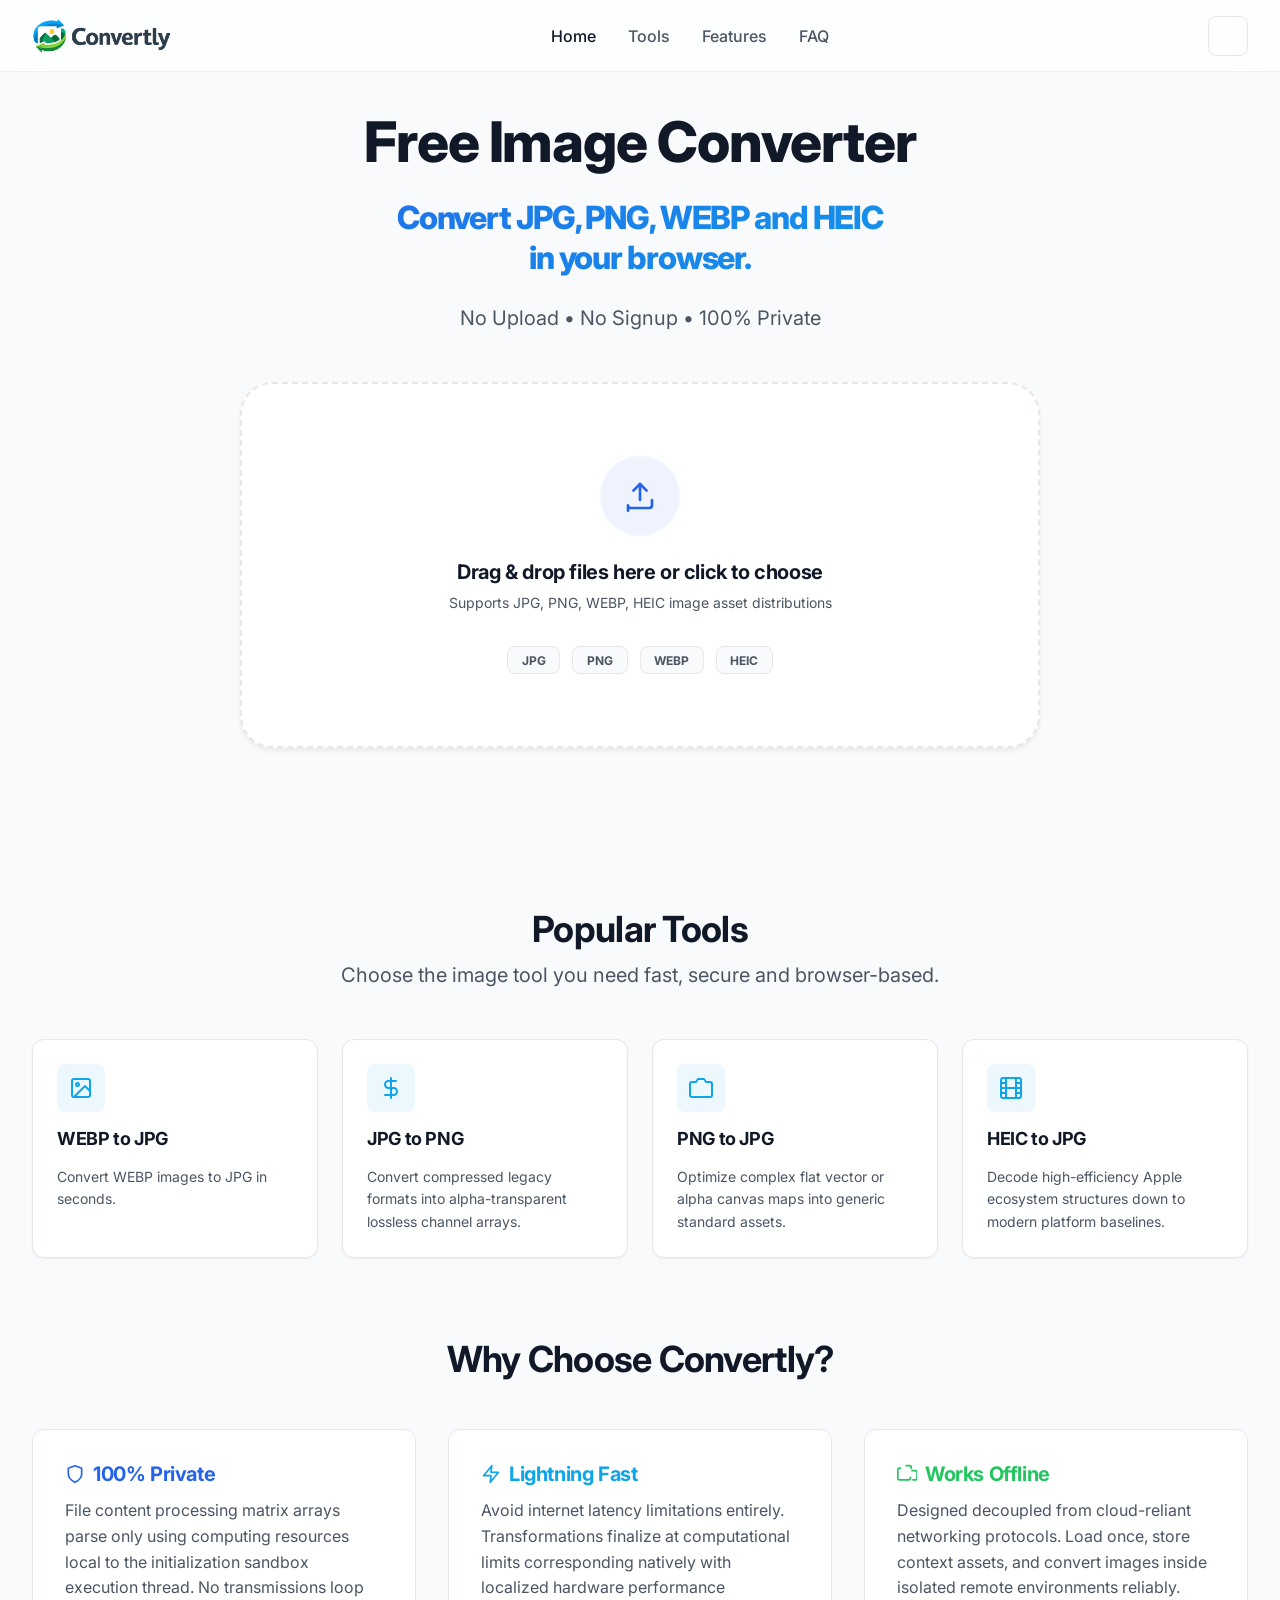
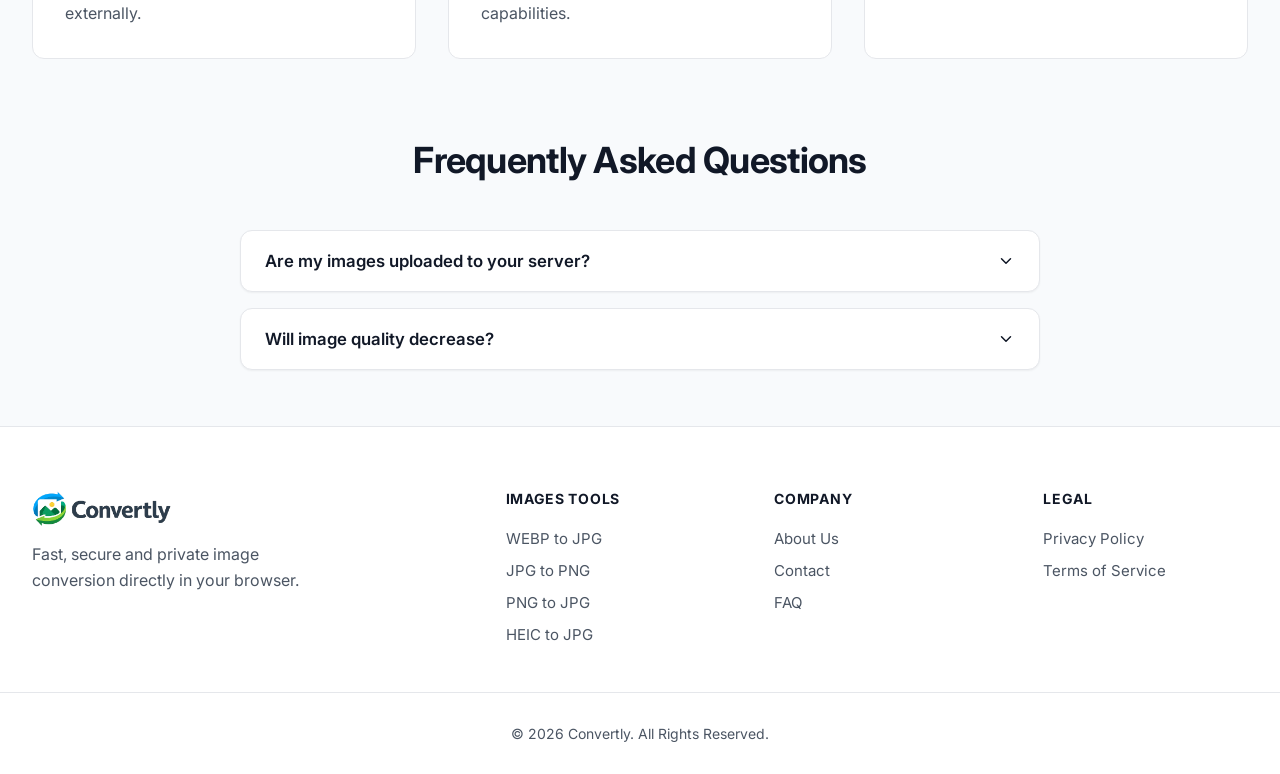
<file: index.html>
<!DOCTYPE html>
<html lang="en" data-theme="light">

<head>
    <meta charset="UTF-8">
    <meta name="viewport" content="width=device-width, initial-scale=1.0">
    <meta name="yandex-verification" content="15ced5a156569d06" />
    <meta name="google-site-verification" content="BOei0FNuzoZsD0BzocIT9lj9MEDKr99O0qplL59HEo4" />
    <title>Image Converter Online - JPG, PNG, WEBP, HEIC | Convertly</title>
    <meta name="description"
        content="Convert JPG, PNG, WEBP and HEIC images online for free. No upload. No signup. 100% secure browser-based conversion.">
    <link rel="canonical" href="https://convertlyfree.vercel.app/">

    <meta property="og:type" content="website">
    <meta property="og:title" content="Convertly — Client-Side File Processing Matrix">
    <meta property="og:description" content="Zero upload file adjustments natively via browser storage logic safely.">
    <meta property="og:url" content="https://convertly.com/">
    <meta property="og:image" content="https://convertly.com/images/og-share.jpg">
    <link href="img/favicon.png" rel="icon">
    <link rel="stylesheet" href="css/style.css">
    <link rel="stylesheet" href="css/components.css">
    <link rel="stylesheet" href="css/responsive.css">
    <script type="application/ld+json">
{
  "@context": "https://schema.org",
  "@type": "Organization",
  "@id": "https://convertlyfree.vercel.app/#organization",
  "name": "Convertly",
  "url": "https://convertlyfree.vercel.app/",
  "logo": "https://convertlyfree.vercel.app/images/logo.png",
  "sameAs": [
    "https://github.com/VKWEB09/convertly"
  ]
}
</script>

    <!-- Google tag (gtag.js) -->
    <script async src="https://www.googletagmanager.com/gtag/js?id=G-650KW0J3BQ"></script>
    <script>
        window.dataLayer = window.dataLayer || [];
        function gtag() { dataLayer.push(arguments); }
        gtag('js', new Date());

        gtag('config', 'G-650KW0J3BQ');
    </script>

    <script type="text/javascript">
        (function (c, l, a, r, i, t, y) {
            c[a] = c[a] || function () { (c[a].q = c[a].q || []).push(arguments) };
            t = l.createElement(r); t.async = 1; t.src = "https://www.clarity.ms/tag/" + i;
            y = l.getElementsByTagName(r)[0]; y.parentNode.insertBefore(t, y);
        })(window, document, "clarity", "script", "xknil28tyg");
    </script>
</head>

<body>

    <header class="navbar">
        <div class="container nav-container">
            <a href="index.html" class="logo" aria-label="Convertly Home">
                <img src="img/logo.png" alt="logo" class="logo">
            </a>
            <nav>
                <ul class="nav-links">
                    <li><a href="index.html" class="active">Home</a></li>
                    <li><a href="#tools">Tools</a></li>
                    <li><a href="#features">Features</a></li>
                    <li><a href="#faq">FAQ</a></li>
                </ul>
            </nav>
            <div class="nav-actions">
                <button id="themeToggle" class="theme-btn"
                    aria-label="Toggle structural interface system design dark preference">
                    <svg class="moon-icon" xmlns="http://www.w3.org/2000/svg" width="20" height="20" viewBox="0 0 24 24"
                        fill="none" stroke="currentColor" stroke-width="2" stroke-linecap="round"
                        stroke-linejoin="round">
                        <path d="21 12.79A9 9 0 1 1 11.21 3 7 7 0 0 0 21 12.79z"></path>
                    </svg>
                    <svg class="sun-icon" xmlns="http://www.w3.org/2000/svg" width="20" height="20" viewBox="0 0 24 24"
                        fill="none" stroke="currentColor" stroke-width="2" stroke-linecap="round"
                        stroke-linejoin="round">
                        <circle cx="12" cy="12" r="5"></circle>
                        <line x1="12" y1="1" x2="12" y2="3"></line>
                        <line x1="12" y1="21" x2="12" y2="23"></line>
                        <line x1="4.22" y1="4.22" x2="5.64" y2="5.64"></line>
                        <line x1="18.36" y1="18.36" x2="19.78" y2="19.78"></line>
                        <line x1="1" y1="12" x2="3" y2="12"></line>
                        <line x1="21" y1="12" x2="23" y2="12"></line>
                        <line x1="4.22" y1="19.78" x2="5.64" y2="18.36"></line>
                        <line x1="18.36" y1="5.64" x2="19.78" y2="4.22"></line>
                    </svg>
                </button>
            </div>
        </div>
    </header>

    <main class="container">
        <!-- <div class="adsense-placeholder">Advertisements Placement Zone Container</div> -->

        <section class="section-padding text-center">
            <h1 style="font-size: 3.5rem; font-weight: 800; line-height: 1.1; margin-bottom: 1.5rem;">
                Free Image Converter<br>
                <span
                    style="background: linear-gradient(135deg, var(--primary), var(--secondary)); -webkit-background-clip: text; -webkit-text-fill-color: transparent; font-size: 2rem; line-height: 40px; display: block; margin-top: 24px;">Convert
                    JPG, PNG, WEBP and HEIC <br> in your browser.</span>
            </h1>
            <p style="font-size: 1.25rem; max-width: 600px; margin: 0 auto 3rem auto;">
                No Upload • No Signup • 100% Private
            </p>

            <div class="upload-wrapper">
                <div id="coreDropzone" class="dropzone">
                    <input type="file" id="coreFileInput" class="file-input-hidden" multiple accept="image/*">
                    <div class="dropzone-icon-container">
                        <svg xmlns="http://www.w3.org/2000/svg" width="32" height="32" viewBox="0 0 24 24" fill="none"
                            stroke="currentColor" stroke-width="2" stroke-linecap="round" stroke-linejoin="round">
                            <path d="M21 15v4a2 2 0 0 1-2 2H5a2 2 0 0 1-2-2v4"></path>
                            <polyline points="17 8 12 3 7 8"></polyline>
                            <line x1="12" y1="3" x2="12" y2="15"></line>
                        </svg>
                    </div>
                    <h3 style="font-size: 1.25rem; margin-bottom: 0.5rem;">Drag & drop files here or click to choose
                    </h3>
                    <p style="font-size: 0.875rem;">Supports JPG, PNG, WEBP, HEIC image asset distributions</p>
                    <div class="format-tags">
                        <span class="tag">JPG</span>
                        <span class="tag">PNG</span>
                        <span class="tag">WEBP</span>
                        <span class="tag">HEIC</span>
                    </div>
                </div>

                <div id="conversionQueue" class="queue-container"></div>
            </div>
        </section>

        <section id="tools" class="section-padding">
            <h2 class="text-center" style="font-size: 2.25rem; margin-bottom: 0.5rem;">Popular Tools</h2>
            <p class="text-center" style="font-size: 20px;">Choose the image tool you need
                fast, secure and browser-based.</p>

            <div class="tools-grid">
                <a href="webp-to-jpg.html" class="tool-card">
                    <div class="tool-icon-wrapper">
                        <svg xmlns="http://www.w3.org/2000/svg" width="24" height="24" viewBox="0 0 24 24" fill="none"
                            stroke="currentColor" stroke-width="2" stroke-linecap="round" stroke-linejoin="round">
                            <rect x="3" y="3" width="18" height="18" rx="2" ry="2"></rect>
                            <circle cx="8.5" cy="8.5" r="1.5"></circle>
                            <polyline points="21 15 16 10 5 21"></polyline>
                        </svg>
                    </div>
                    <h3>WEBP to JPG</h3>
                    <p style="font-size: 0.875rem;">Convert WEBP images to JPG in seconds.</p>
                </a>
                <a href="jpg-to-png.html" class="tool-card">
                    <div class="tool-icon-wrapper">
                        <svg xmlns="http://www.w3.org/2000/svg" width="24" height="24" viewBox="0 0 24 24" fill="none"
                            stroke="currentColor" stroke-width="2" stroke-linecap="round" stroke-linejoin="round">
                            <path d="M12 2v20M17 5H9.5a3.5 3.5 0 0 0 0 7h5a3.5 3.5 0 0 1 0 7H6"></path>
                        </svg>
                    </div>
                    <h3>JPG to PNG</h3>
                    <p style="font-size: 0.875rem;">Convert compressed legacy formats into alpha-transparent lossless
                        channel arrays.</p>
                </a>
                <a href="png-to-jpg.html" class="tool-card">
                    <div class="tool-icon-wrapper">
                        <svg xmlns="http://www.w3.org/2000/svg" width="24" height="24" viewBox="0 0 24 24" fill="none"
                            stroke="currentColor" stroke-width="2" stroke-linecap="round" stroke-linejoin="round">
                            <path d="M23 19a2 2 0 0 1-2 2H3a2 2 0 0 1-2-2V8a2 2 0 0 1 2-2h4l2-3h6l2 3h4a2 2 0 0 1 2 2z">
                                </circle>
                        </svg>
                    </div>
                    <h3>PNG to JPG</h3>
                    <p style="font-size: 0.875rem;">Optimize complex flat vector or alpha canvas maps into generic
                        standard assets.</p>
                </a>
                <a href="heic-to-jpg.html" class="tool-card">
                    <div class="tool-icon-wrapper">
                        <svg xmlns="http://www.w3.org/2000/svg" width="24" height="24" viewBox="0 0 24 24" fill="none"
                            stroke="currentColor" stroke-width="2" stroke-linecap="round" stroke-linejoin="round">
                            <rect x="2" y="2" width="20" height="20" rx="2.18" ry="2.18"></rect>
                            <line x1="7" y1="2" x2="7" y2="22"></line>
                            <line x1="17" y1="2" x2="17" y2="22"></line>
                            <line x1="2" y1="12" x2="22" y2="12"></line>
                            <line x1="2" y1="7" x2="7" y2="7"></line>
                            <line x1="2" y1="17" x2="7" y2="17"></line>
                            <line x1="17" y1="17" x2="22" y2="17"></line>
                            <line x1="17" y1="7" x2="22" y2="7"></line>
                        </svg>
                    </div>
                    <h3>HEIC to JPG</h3>
                    <p style="font-size: 0.875rem;">Decode high-efficiency Apple ecosystem structures down to modern
                        platform baselines.</p>
                </a>
            </div>
        </section>

        <!-- <div class="adsense-placeholder">Advertisements Placement Zone Container</div> -->

        <section id="features" class="section-padding">
            <h2 class="text-center" style="font-size: 2.25rem; margin-bottom: 3rem;">Why Choose Convertly?</h2>
            <div style="display: grid; grid-template-columns: repeat(auto-fit, minmax(300px, 1fr)); gap: 2rem;">
                <div
                    style="background: var(--cards); padding: 2rem; border-radius: var(--radius-md); border: 1px solid var(--border);">
                    <h3
                        style="margin-bottom: 0.75rem; font-size: 1.25rem; display: flex; align-items: center; gap: 0.5rem; color: var(--primary);">
                        <svg xmlns="http://www.w3.org/2000/svg" width="20" height="20" viewBox="0 0 24 24" fill="none"
                            stroke="currentColor" stroke-width="2" stroke-linecap="round" stroke-linejoin="round">
                            <path d="M12 22s8-4 8-10V5l-8-3-8 3v7c0 6 8 10 8 10z"></path>
                        </svg>
                        100% Private
                    </h3>
                    <p>File content processing matrix arrays parse only using computing resources local to the
                        initialization sandbox execution thread. No transmissions loop externally.</p>
                </div>
                <div
                    style="background: var(--cards); padding: 2rem; border-radius: var(--radius-md); border: 1px solid var(--border);">
                    <h3
                        style="margin-bottom: 0.75rem; font-size: 1.25rem; display: flex; align-items: center; gap: 0.5rem; color: var(--secondary);">
                        <svg xmlns="http://www.w3.org/2000/svg" width="20" height="20" viewBox="0 0 24 24" fill="none"
                            stroke="currentColor" stroke-width="2" stroke-linecap="round" stroke-linejoin="round">
                            <polygon points="13 2 3 14 12 14 11 22 21 10 12 10 13 2"></polygon>
                        </svg>
                        Lightning Fast
                    </h3>
                    <p>Avoid internet latency limitations entirely. Transformations finalize at computational limits
                        corresponding natively with localized hardware performance capabilities.</p>
                </div>
                <div
                    style="background: var(--cards); padding: 2rem; border-radius: var(--radius-md); border: 1px solid var(--border);">
                    <h3
                        style="margin-bottom: 0.75rem; font-size: 1.25rem; display: flex; align-items: center; gap: 0.5rem; color: var(--success);">
                        <svg xmlns="http://www.w3.org/2000/svg" width="20" height="20" viewBox="0 0 24 24" fill="none"
                            stroke="currentColor" stroke-width="2" stroke-linecap="round" stroke-linejoin="round">
                            <path d="M16 16v1a2 2 0 0 1-2 2H3a2 2 0 0 1-2-2V7a2 2 0 0 1 2-2h1"></path>
                            <path d="M18 8h4a2 2 0 0 1 2 2v7a2 2 0 0 1-2 2h-3"></path>
                            <path d="M11 2h4a2 2 0 0 1 2 2v1"></path>
                        </svg>
                        Works Offline
                    </h3>
                    <p>Designed decoupled from cloud-reliant networking protocols. Load once, store context assets, and
                        convert images inside isolated remote environments reliably.</p>
                </div>
            </div>
        </section>

        <section id="faq" class="section-padding">
            <h2 class="text-center" style="font-size: 2.25rem; margin-bottom: 1rem;">Frequently Asked Questions</h2>
            <div class="faq-wrapper">
                <div class="faq-item">
                    <button class="faq-trigger" aria-expanded="false">
                        Are my images uploaded to your server?
                        <svg class="faq-icon" xmlns="http://www.w3.org/2000/svg" width="18" height="18"
                            viewBox="0 0 24 24" fill="none" stroke="currentColor" stroke-width="2"
                            stroke-linecap="round" stroke-linejoin="round">
                            <polyline points="6 9 12 15 18 9"></polyline>
                        </svg>
                    </button>
                    <div class="faq-content">
                        <p>No. Everything happens inside your browser.</p>
                    </div>
                </div>
                <div class="faq-item">
                    <button class="faq-trigger" aria-expanded="false">
                        Will image quality decrease?
                        <svg class="faq-icon" xmlns="http://www.w3.org/2000/svg" width="18" height="18"
                            viewBox="0 0 24 24" fill="none" stroke="currentColor" stroke-width="2"
                            stroke-linecap="round" stroke-linejoin="round">
                            <polyline points="6 9 12 15 18 9"></polyline>
                        </svg>
                    </button>
                    <div class="faq-content">
                        <p>No. Original resolution is preserved.</p>
                    </div>
                </div>
            </div>
        </section>
    </main>

    <footer class="footer">
        <div class="container footer-grid">
            <div class="footer-brand">
                <a href="index.html" class="logo"><img src="img/logo.png" alt="logo" class="logo"></a>
                <p>Fast, secure and private image conversion directly in your browser.</p>
            </div>
            <div>
                <h4 class="footer-heading">Images Tools</h4>
                <ul class="footer-links">
                    <li><a href="webp-to-jpg.html">WEBP to JPG</a></li>
                    <li><a href="jpg-to-png.html">JPG to PNG</a></li>
                    <li><a href="png-to-jpg.html">PNG to JPG</a></li>
                    <li><a href="heic-to-jpg.html">HEIC to JPG</a></li>
                </ul>
            </div>
            <div>
                <h4 class="footer-heading">Company</h4>
                <ul class="footer-links">
                    <li><a href="about.html">About Us</a></li>
                    <li><a href="contact.html">Contact</a></li>
                    <li><a href="faq.html">FAQ</a></li>
                </ul>
            </div>
            <div>
                <h4 class="footer-heading">Legal</h4>
                <ul class="footer-links">
                    <li><a href="privacy.html">Privacy Policy</a></li>
                    <li><a href="terms.html"> Terms of Service</a></li>
                </ul>
            </div>
        </div>
        <div class="container footer-bottom text-center">
            <div> © 2026 Convertly. All Rights Reserved.
            </div>

        </div>
    </footer>

    <script src="js/main.js"></script>
    <script src="js/ui.js"></script>
    <script src="js/upload.js"></script>
    <script src="js/converter.js"></script>
    <script>
        // Mount primary system drag module bindings specifically contextually mapped for standard landing layouts
        document.addEventListener('DOMContentLoaded', () => {
            new FileUploader('coreDropzone', 'coreFileInput');
        });
    </script>
</body>

</html>
</file>
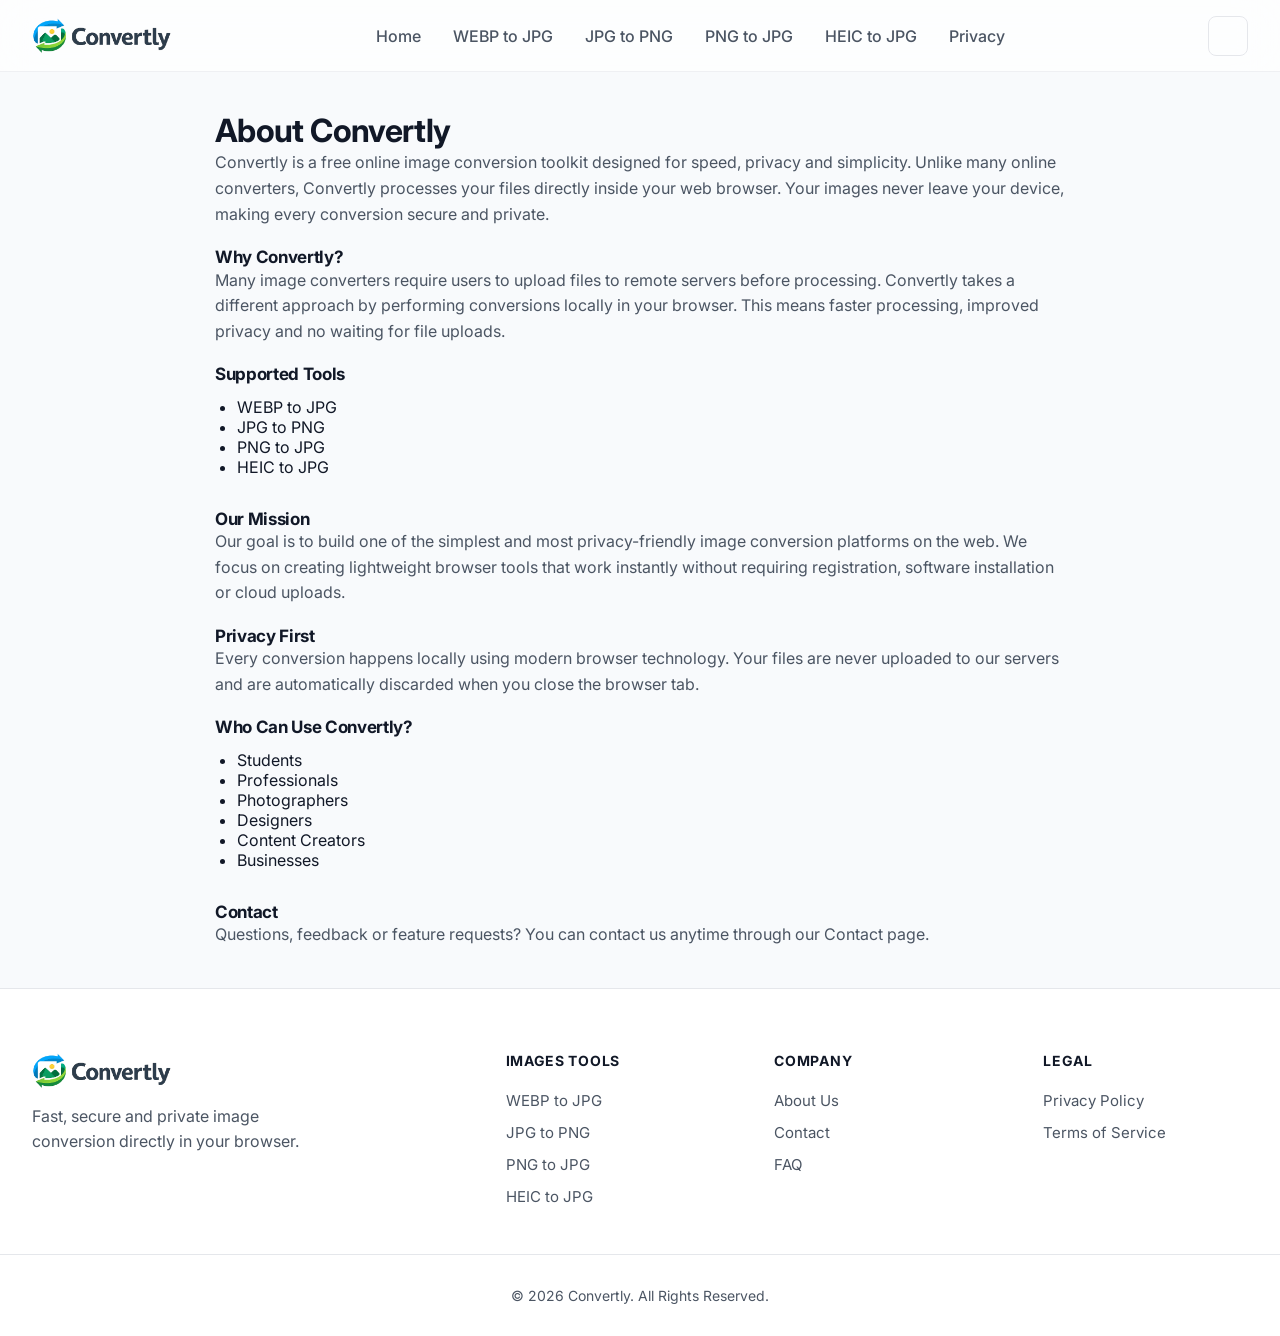
<file: about.html>
<!DOCTYPE html>
<html lang="en" data-theme="light">

<head>
    <meta charset="UTF-8">
    <meta name="viewport" content="width=device-width, initial-scale=1.0">
    <title>About Convertly | Free Browser-Based Image Converter</title>
    <meta name="yandex-verification" content="15ced5a156569d06" />
    <meta name="description"
        content="Learn more about Convertly, a free browser-based image conversion tool that lets you convert WEBP, JPG, PNG and HEIC images instantly. No uploads. 100% private.">

    <meta name="robots" content="index, follow">

    <link rel="canonical" href="https://convertlyfree.vercel.app/about.html">
    <link href="img/favicon.png" rel="icon">
    <link rel="stylesheet" href="css/style.css">
    <link rel="stylesheet" href="css/components.css">
    <link rel="stylesheet" href="css/responsive.css">

    <!-- Google Analytics -->
    <script async src="https://www.googletagmanager.com/gtag/js?id=G-650KW0J3BQ"></script>
    <script>
        window.dataLayer = window.dataLayer || [];
        function gtag() { dataLayer.push(arguments); }
        gtag('js', new Date());
        gtag('config', 'G-650KW0J3BQ');
    </script>

    <script type="text/javascript">
        (function (c, l, a, r, i, t, y) {
            c[a] = c[a] || function () { (c[a].q = c[a].q || []).push(arguments) };
            t = l.createElement(r); t.async = 1; t.src = "https://www.clarity.ms/tag/" + i;
            y = l.getElementsByTagName(r)[0]; y.parentNode.insertBefore(t, y);
        })(window, document, "clarity", "script", "xknil28tyg");
    </script>
    <!-- Yandex -->


    <style>
        h2 {
            font-size: 17px;
        }
    </style>
    <!-- Google Search Console -->
    <meta name="google-site-verification" content="BOei0FNuzoZsD0BzocIT9lj9MEDKr99O0qplL59HEo4" />

</head>

<body>

    <header class="navbar">
        <div class="container nav-container">
            <a href="index.html" class="logo" aria-label="Convertly Home">
                <img src="img/logo.png" alt="logo" class="logo"></a>
            <nav>
                <ul class="nav-links">
                    <li><a href="index.html">Home</a></li>
                    <li><a href="webp-to-jpg.html">WEBP to JPG</a></li>
                    <li><a href="jpg-to-png.html">JPG to PNG</a></li>
                    <li><a href="png-to-jpg.html">PNG to JPG</a></li>
                    <li><a href="heic-to-jpg.html">HEIC to JPG</a></li>
                    <li><a href="privacy.html">Privacy</a></li>
                </ul>
            </nav>
            <div class="nav-actions">
                <button id="themeToggle" class="theme-btn"
                    aria-label="Toggle structural interface system design preference">
                    <svg class="moon-icon" xmlns="http://www.w3.org/2000/svg" width="20" height="20" viewBox="0 0 24 24"
                        fill="none" stroke="currentColor" stroke-width="2" stroke-linecap="round"
                        stroke-linejoin="round">
                        <path d="21 12.79A9 9 0 1 1 11.21 3 7 7 0 0 0 21 12.79z"></path>
                    </svg>
                    <svg class="sun-icon" xmlns="http://www.w3.org/2000/svg" width="20" height="20" viewBox="0 0 24 24"
                        fill="none" stroke="currentColor" stroke-width="2" stroke-linecap="round"
                        stroke-linejoin="round">
                        <circle cx="12" cy="12" r="5"></circle>
                        <line x1="12" y1="1" x2="12" y2="3"></line>
                        <line x1="12" y1="21" x2="12" y2="23"></line>
                    </svg>
                </button>
            </div>
        </div>
    </header>

    <main class="container section-padding" style="max-width:850px;">

        <h1>About Convertly</h1>

        <p>
            Convertly is a free online image conversion toolkit designed for speed, privacy and simplicity.
            Unlike many online converters, Convertly processes your files directly inside your web browser.
            Your images never leave your device, making every conversion secure and private.
        </p>

        <br>
        <h2>Why Convertly?</h2>

        <p>
            Many image converters require users to upload files to remote servers before processing.
            Convertly takes a different approach by performing conversions locally in your browser.
            This means faster processing, improved privacy and no waiting for file uploads.
        </p>
        <br>
        <h2>Supported Tools</h2>

        <ul style="margin: 12px 22px">
            <li>WEBP to JPG</li>
            <li>JPG to PNG</li>
            <li>PNG to JPG</li>
            <li>HEIC to JPG</li>
        </ul>
        <br>
        <h2>Our Mission</h2>

        <p>
            Our goal is to build one of the simplest and most privacy-friendly image conversion platforms on the web.
            We focus on creating lightweight browser tools that work instantly without requiring registration, software
            installation or cloud uploads.
        </p>

        <br>
        <h2>Privacy First</h2>

        <p>
            Every conversion happens locally using modern browser technology.
            Your files are never uploaded to our servers and are automatically discarded when you close the browser tab.
        </p>

        <br>
        <h2>Who Can Use Convertly?</h2>

        <ul style="margin: 12px 22px">
            <li>Students</li>
            <li>Professionals</li>
            <li>Photographers</li>
            <li>Designers</li>
            <li>Content Creators</li>
            <li>Businesses</li>
        </ul>
        <br>

        <h2>Contact</h2>

        <p>
            Questions, feedback or feature requests?
            You can contact us anytime through our Contact page.
        </p>



    </main>

    <footer class="footer">
        <div class="container footer-grid">
            <div class="footer-brand">
                <a href="index.html" class="logo"><img src="img/logo.png" alt="logo" class="logo"></a>
                <p>Fast, secure and private image conversion directly in your browser.</p>
            </div>
            <div>
                <h4 class="footer-heading">Images Tools</h4>
                <ul class="footer-links">
                    <li><a href="webp-to-jpg.html">WEBP to JPG</a></li>
                    <li><a href="jpg-to-png.html">JPG to PNG</a></li>
                    <li><a href="png-to-jpg.html">PNG to JPG</a></li>
                    <li><a href="heic-to-jpg.html">HEIC to JPG</a></li>
                </ul>
            </div>
            <div>
                <h4 class="footer-heading">Company</h4>
                <ul class="footer-links">
                    <li><a href="about.html">About Us</a></li>
                    <li><a href="contact.html">Contact</a></li>
                    <li><a href="faq.html">FAQ</a></li>
                </ul>
            </div>
            <div>
                <h4 class="footer-heading">Legal</h4>
                <ul class="footer-links">
                    <li><a href="privacy.html">Privacy Policy</a></li>
                    <li><a href="terms.html"> Terms of Service</a></li>
                </ul>
            </div>
        </div>
        <div class="container footer-bottom text-center">
            <div> © 2026 Convertly. All Rights Reserved.
            </div>

        </div>
    </footer>

    <script src="js/main.js"></script>

</body>

</html>
</file>
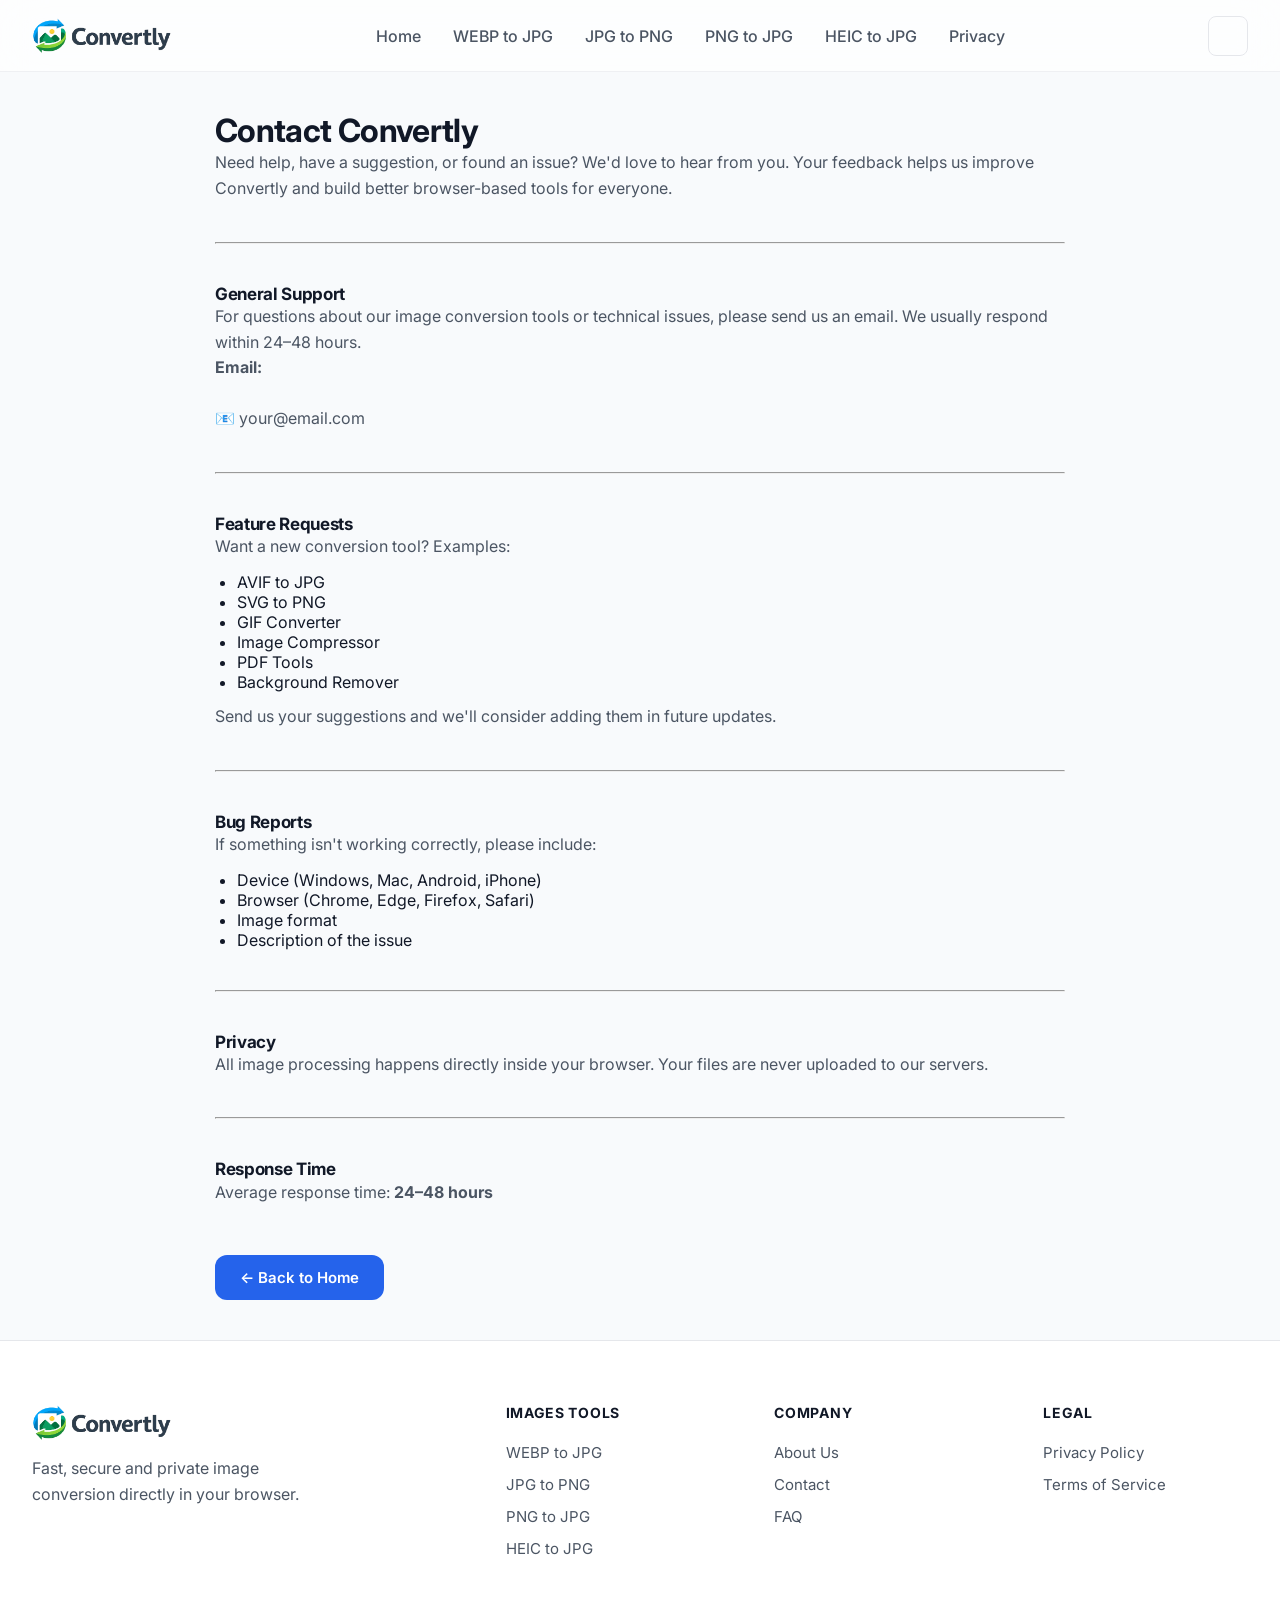
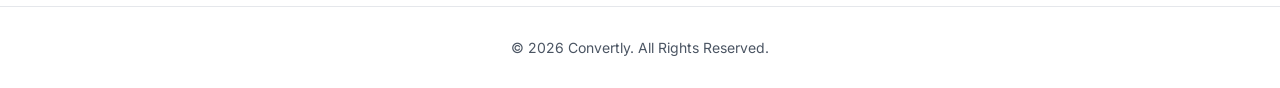
<file: contact.html>
<!DOCTYPE html>
<html lang="en" data-theme="light">

<head>
    <meta charset="UTF-8">
    <meta name="viewport" content="width=device-width, initial-scale=1.0">
    <meta name="yandex-verification" content="15ced5a156569d06" />
    <title>Contact Convertly | Support & Feedback</title>

    <meta name="description"
        content="Contact Convertly for support, feedback, feature requests or business inquiries. We're happy to hear your suggestions and improve our free browser-based image conversion tools.">

    <meta name="robots" content="index,follow">

    <link rel="canonical" href="https://convertlyfree.vercel.app/contact.html">

    <meta name="google-site-verification" content="BOei0FNuzoZsD0BzocIT9lj9MEDKr99O0qplL59HEo4" />
    <meta name="yandex-verification" content="15ced5a156569d06" />

    <link href="img/favicon.png" rel="icon">
    <link rel="stylesheet" href="css/style.css">
    <link rel="stylesheet" href="css/components.css">
    <link rel="stylesheet" href="css/responsive.css">
    <!-- Google Analytics -->
    <script async src="https://www.googletagmanager.com/gtag/js?id=G-650KW0J3BQ"></script>
    <script>
        window.dataLayer = window.dataLayer || [];
        function gtag() { dataLayer.push(arguments); }
        gtag('js', new Date());
        gtag('config', 'G-650KW0J3BQ');
    </script>
    <script type="text/javascript">
        (function (c, l, a, r, i, t, y) {
            c[a] = c[a] || function () { (c[a].q = c[a].q || []).push(arguments) };
            t = l.createElement(r); t.async = 1; t.src = "https://www.clarity.ms/tag/" + i;
            y = l.getElementsByTagName(r)[0]; y.parentNode.insertBefore(t, y);
        })(window, document, "clarity", "script", "xknil28tyg");
    </script>

    <style>
        h2 {
            font-size: 17px;
        }
    </style>
</head>

<body>

    <header class="navbar">
        <div class="container nav-container">
            <a href="index.html" class="logo" aria-label="Convertly Home">
                <img src="img/logo.png" alt="logo" class="logo">
            </a>
            <nav>
                <ul class="nav-links">
                    <li><a href="index.html">Home</a></li>
                    <li><a href="webp-to-jpg.html">WEBP to JPG</a></li>
                    <li><a href="jpg-to-png.html">JPG to PNG</a></li>
                    <li><a href="png-to-jpg.html">PNG to JPG</a></li>
                    <li><a href="heic-to-jpg.html">HEIC to JPG</a></li>
                    <li><a href="privacy.html">Privacy</a></li>
                </ul>
            </nav>
            <div class="nav-actions">
                <button id="themeToggle" class="theme-btn"
                    aria-label="Toggle structural interface system design preference">
                    <svg class="moon-icon" xmlns="http://www.w3.org/2000/svg" width="20" height="20" viewBox="0 0 24 24"
                        fill="none" stroke="currentColor" stroke-width="2" stroke-linecap="round"
                        stroke-linejoin="round">
                        <path d="21 12.79A9 9 0 1 1 11.21 3 7 7 0 0 0 21 12.79z"></path>
                    </svg>
                    <svg class="sun-icon" xmlns="http://www.w3.org/2000/svg" width="20" height="20" viewBox="0 0 24 24"
                        fill="none" stroke="currentColor" stroke-width="2" stroke-linecap="round"
                        stroke-linejoin="round">
                        <circle cx="12" cy="12" r="5"></circle>
                        <line x1="12" y1="1" x2="12" y2="3"></line>
                        <line x1="12" y1="21" x2="12" y2="23"></line>
                    </svg>
                </button>
            </div>
        </div>
    </header>

    <main class="container section-padding" style="max-width:850px;">

        <h1>Contact Convertly</h1>

        <p>
            Need help, have a suggestion, or found an issue? We'd love to hear from you.
            Your feedback helps us improve Convertly and build better browser-based tools for everyone.
        </p>

        <hr style="margin:40px 0;">

        <h2>General Support</h2>

        <p>
            For questions about our image conversion tools or technical issues, please send us an email.
            We usually respond within 24–48 hours.
        </p>

        <p>

            <strong>Email:</strong><br><br>

            📧 your@email.com

        </p>

        <hr style="margin:40px 0;">

        <h2>Feature Requests</h2>

        <p>
            Want a new conversion tool?

            Examples:

        </p>

        <ul style="margin: 12px 22px">

            <li>AVIF to JPG</li>

            <li>SVG to PNG</li>

            <li>GIF Converter</li>

            <li>Image Compressor</li>

            <li>PDF Tools</li>

            <li>Background Remover</li>

        </ul>

        <p>
            Send us your suggestions and we'll consider adding them in future updates.
        </p>

        <hr style="margin:40px 0;">

        <h2>Bug Reports</h2>

        <p>
            If something isn't working correctly, please include:

        </p>

        <ul style="margin: 12px 22px">

            <li>Device (Windows, Mac, Android, iPhone)</li>

            <li>Browser (Chrome, Edge, Firefox, Safari)</li>

            <li>Image format</li>

            <li>Description of the issue</li>

        </ul>

        <hr style="margin:40px 0;">

        <h2>Privacy</h2>

        <p>
            All image processing happens directly inside your browser.
            Your files are never uploaded to our servers.
        </p>

        <hr style="margin:40px 0;">

        <h2>Response Time</h2>

        <p>

            Average response time:

            <strong>24–48 hours</strong>

        </p>

        <div style="margin-top:50px;">

            <a href="index.html" class="btn btn-primary">

                ← Back to Home

            </a>

        </div>

    </main>

    <footer class="footer">
        <div class="container footer-grid">
            <div class="footer-brand">
                <a href="index.html" class="logo"><img src="img/logo.png" alt="logo" class="logo"></a>
                <p>Fast, secure and private image conversion directly in your browser.</p>
            </div>
            <div>
                <h4 class="footer-heading">Images Tools</h4>
                <ul class="footer-links">
                    <li><a href="webp-to-jpg.html">WEBP to JPG</a></li>
                    <li><a href="jpg-to-png.html">JPG to PNG</a></li>
                    <li><a href="png-to-jpg.html">PNG to JPG</a></li>
                    <li><a href="heic-to-jpg.html">HEIC to JPG</a></li>
                </ul>
            </div>
            <div>
                <h4 class="footer-heading">Company</h4>
                <ul class="footer-links">
                    <li><a href="about.html">About Us</a></li>
                    <li><a href="contact.html">Contact</a></li>
                    <li><a href="faq.html">FAQ</a></li>
                </ul>
            </div>
            <div>
                <h4 class="footer-heading">Legal</h4>
                <ul class="footer-links">
                    <li><a href="privacy.html">Privacy Policy</a></li>
                    <li><a href="terms.html"> Terms of Service</a></li>
                </ul>
            </div>
        </div>
        <div class="container footer-bottom text-center">
            <div> © 2026 Convertly. All Rights Reserved.
            </div>

        </div>
    </footer>

    <script src="js/main.js"></script>

</body>

</html>
</file>
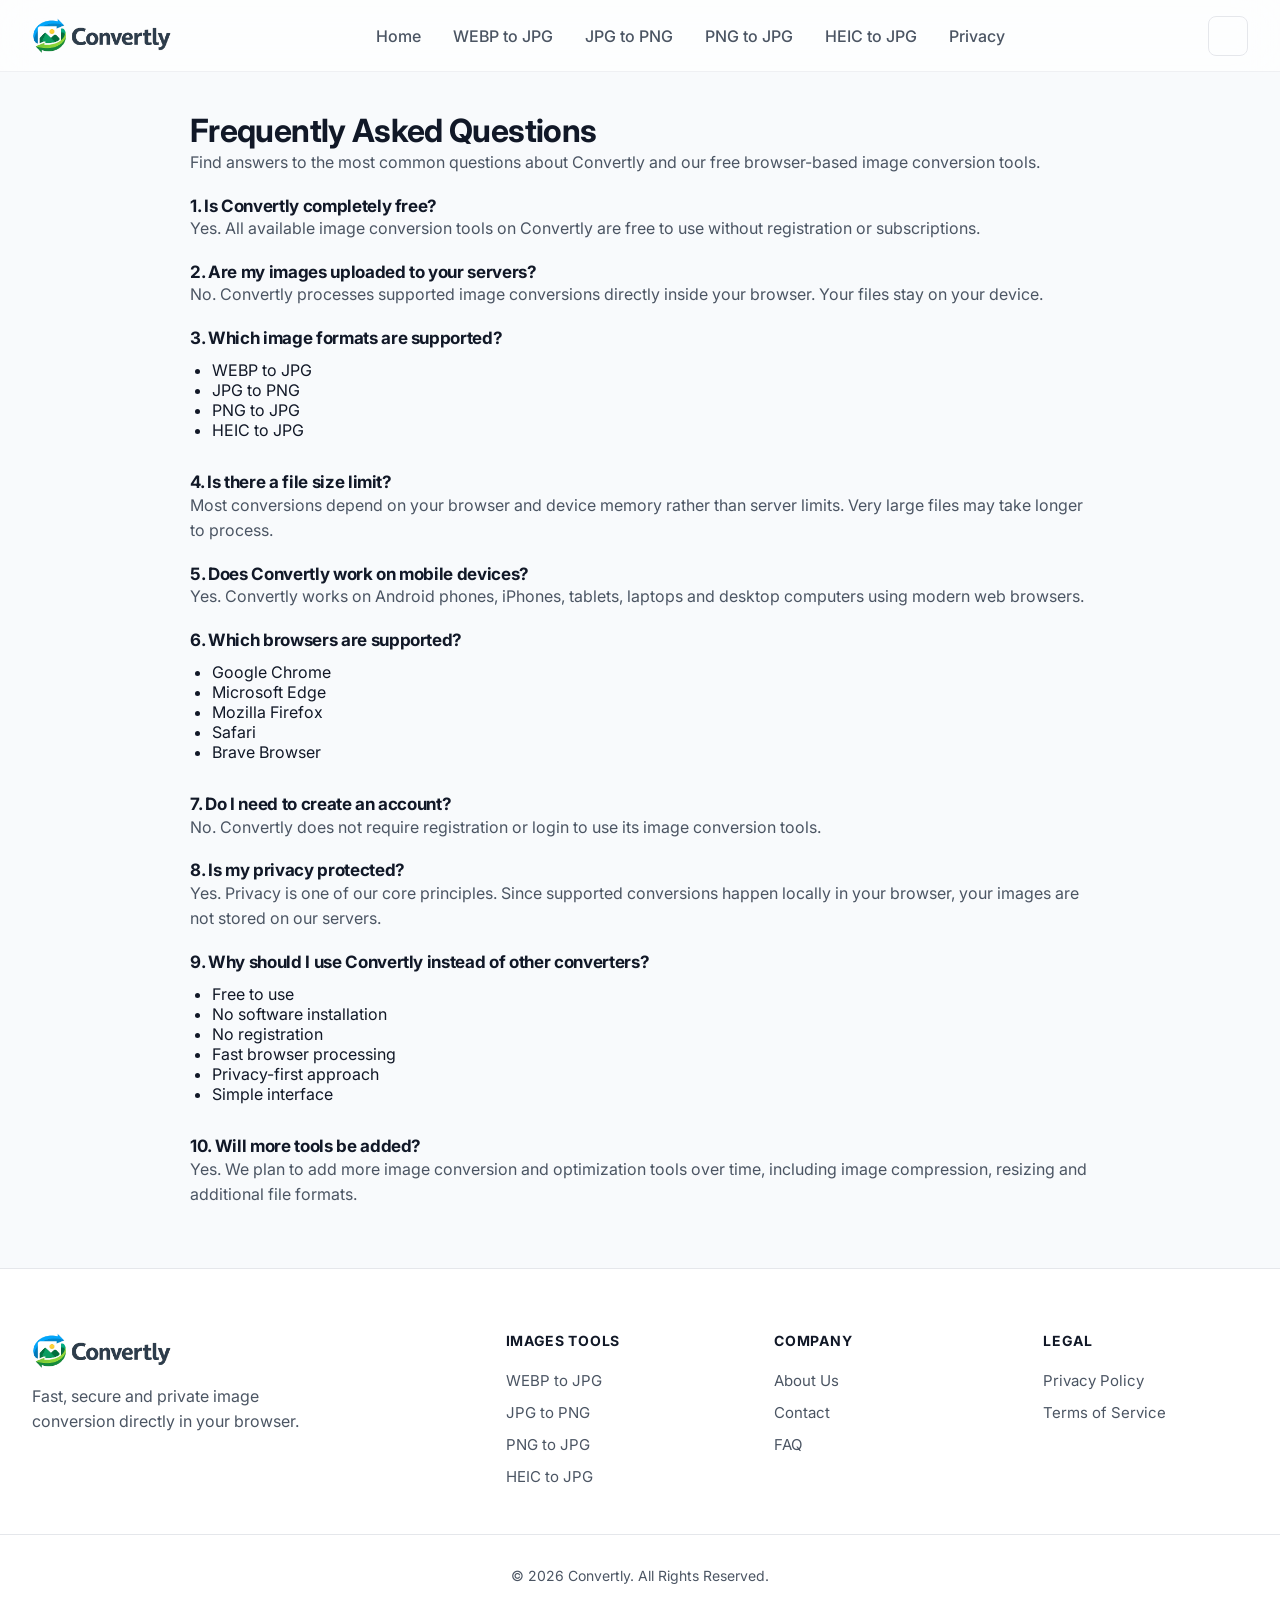
<file: faq.html>
<!DOCTYPE html>
<html lang="en" data-theme="light">

<head>
    <meta charset="UTF-8">
    <meta name="viewport" content="width=device-width, initial-scale=1.0">
    <meta name="yandex-verification" content="15ced5a156569d06" />
    <title>Frequently Asked Questions | Convertly</title>

    <meta name="description"
        content="Find answers to common questions about Convertly. Learn how our free browser-based image conversion tools work, supported formats, privacy, security, and more.">

    <meta name="robots" content="index,follow">

    <link rel="canonical" href="https://convertlyfree.vercel.app/faq.html">

    <meta name="google-site-verification" content="BOei0FNuzoZsD0BzocIT9lj9MEDKr99O0qplL59HEo4">
    <meta name="yandex-verification" content="15ced5a156569d06">
    <link href="img/favicon.png" rel="icon">
    <link rel="stylesheet" href="css/style.css">
    <link rel="stylesheet" href="css/components.css">
    <link rel="stylesheet" href="css/responsive.css">
    <!-- Google Analytics -->
    <script async src="https://www.googletagmanager.com/gtag/js?id=G-650KW0J3BQ"></script>
    <script>
        window.dataLayer = window.dataLayer || [];
        function gtag() { dataLayer.push(arguments); }
        gtag('js', new Date());
        gtag('config', 'G-650KW0J3BQ');
    </script>
    <script type="text/javascript">
        (function (c, l, a, r, i, t, y) {
            c[a] = c[a] || function () { (c[a].q = c[a].q || []).push(arguments) };
            t = l.createElement(r); t.async = 1; t.src = "https://www.clarity.ms/tag/" + i;
            y = l.getElementsByTagName(r)[0]; y.parentNode.insertBefore(t, y);
        })(window, document, "clarity", "script", "xknil28tyg");
    </script>

    <style>
        h2 {
            font-size: 17px;
        }
    </style>
</head>

<body>

    <header class="navbar">
        <div class="container nav-container">
            <a href="index.html" class="logo" aria-label="Convertly Home">

                <img src="img/logo.png" alt="logo" class="logo">
            </a>
            <nav>
                <ul class="nav-links">
                    <li><a href="index.html">Home</a></li>
                    <li><a href="webp-to-jpg.html">WEBP to JPG</a></li>
                    <li><a href="jpg-to-png.html">JPG to PNG</a></li>
                    <li><a href="png-to-jpg.html">PNG to JPG</a></li>
                    <li><a href="heic-to-jpg.html">HEIC to JPG</a></li>
                    <li><a href="privacy.html">Privacy</a></li>
                </ul>
            </nav>
            <div class="nav-actions">
                <button id="themeToggle" class="theme-btn"
                    aria-label="Toggle structural interface system design preference">
                    <svg class="moon-icon" xmlns="http://www.w3.org/2000/svg" width="20" height="20" viewBox="0 0 24 24"
                        fill="none" stroke="currentColor" stroke-width="2" stroke-linecap="round"
                        stroke-linejoin="round">
                        <path d="21 12.79A9 9 0 1 1 11.21 3 7 7 0 0 0 21 12.79z"></path>
                    </svg>
                    <svg class="sun-icon" xmlns="http://www.w3.org/2000/svg" width="20" height="20" viewBox="0 0 24 24"
                        fill="none" stroke="currentColor" stroke-width="2" stroke-linecap="round"
                        stroke-linejoin="round">
                        <circle cx="12" cy="12" r="5"></circle>
                        <line x1="12" y1="1" x2="12" y2="3"></line>
                        <line x1="12" y1="21" x2="12" y2="23"></line>
                    </svg>
                </button>
            </div>
        </div>
    </header>

    <main class="container section-padding" style="max-width:900px;">

        <h1>Frequently Asked Questions</h1>

        <p>
            Find answers to the most common questions about Convertly and our free browser-based image conversion tools.
        </p>

        <br>

        <h2>1. Is Convertly completely free?</h2>

        <p>
            Yes. All available image conversion tools on Convertly are free to use without registration or
            subscriptions.
        </p>

        <br>
        <h2>2. Are my images uploaded to your servers?</h2>

        <p>
            No. Convertly processes supported image conversions directly inside your browser. Your files stay on your
            device.
        </p>

        <br>
        <h2>3. Which image formats are supported?</h2>

        <ul style="margin: 12px 22px">
            <li>WEBP to JPG</li>
            <li>JPG to PNG</li>
            <li>PNG to JPG</li>
            <li>HEIC to JPG</li>
        </ul>

        <br>
        <h2>4. Is there a file size limit?</h2>

        <p>
            Most conversions depend on your browser and device memory rather than server limits. Very large files may
            take longer to process.
        </p>

        <br>

        <h2>5. Does Convertly work on mobile devices?</h2>

        <p>
            Yes. Convertly works on Android phones, iPhones, tablets, laptops and desktop computers using modern web
            browsers.
        </p>

        <br>
        <h2>6. Which browsers are supported?</h2>

        <ul style="margin: 12px 22px">
            <li>Google Chrome</li>
            <li>Microsoft Edge</li>
            <li>Mozilla Firefox</li>
            <li>Safari</li>
            <li>Brave Browser</li>
        </ul>

        <br>
        <h2>7. Do I need to create an account?</h2>

        <p>
            No. Convertly does not require registration or login to use its image conversion tools.
        </p>

        <br>

        <h2>8. Is my privacy protected?</h2>

        <p>
            Yes. Privacy is one of our core principles. Since supported conversions happen locally in your browser, your
            images are not stored on our servers.
        </p>

        <br>
        <h2>9. Why should I use Convertly instead of other converters?</h2>

        <ul style="margin: 12px 22px">
            <li>Free to use</li>
            <li>No software installation</li>
            <li>No registration</li>
            <li>Fast browser processing</li>
            <li>Privacy-first approach</li>
            <li>Simple interface</li>
        </ul>

        <br>
        <h2>10. Will more tools be added?</h2>

        <p>
            Yes. We plan to add more image conversion and optimization tools over time, including image compression,
            resizing and additional file formats.
        </p>

        <br>


    </main>

    <footer class="footer">
        <div class="container footer-grid">
            <div class="footer-brand">
                <a href="index.html" class="logo"><img src="img/logo.png" alt="logo" class="logo"></a>
                <p>Fast, secure and private image conversion directly in your browser.</p>
            </div>
            <div>
                <h4 class="footer-heading">Images Tools</h4>
                <ul class="footer-links">
                    <li><a href="webp-to-jpg.html">WEBP to JPG</a></li>
                    <li><a href="jpg-to-png.html">JPG to PNG</a></li>
                    <li><a href="png-to-jpg.html">PNG to JPG</a></li>
                    <li><a href="heic-to-jpg.html">HEIC to JPG</a></li>
                </ul>
            </div>
            <div>
                <h4 class="footer-heading">Company</h4>
                <ul class="footer-links">
                    <li><a href="about.html">About Us</a></li>
                    <li><a href="contact.html">Contact</a></li>
                    <li><a href="faq.html">FAQ</a></li>
                </ul>
            </div>
            <div>
                <h4 class="footer-heading">Legal</h4>
                <ul class="footer-links">
                    <li><a href="privacy.html">Privacy Policy</a></li>
                    <li><a href="terms.html"> Terms of Service</a></li>
                </ul>
            </div>
        </div>
        <div class="container footer-bottom text-center">
            <div> © 2026 Convertly. All Rights Reserved.
            </div>

        </div>
    </footer>

    <script src="js/main.js"></script>

</body>

</html>
</file>
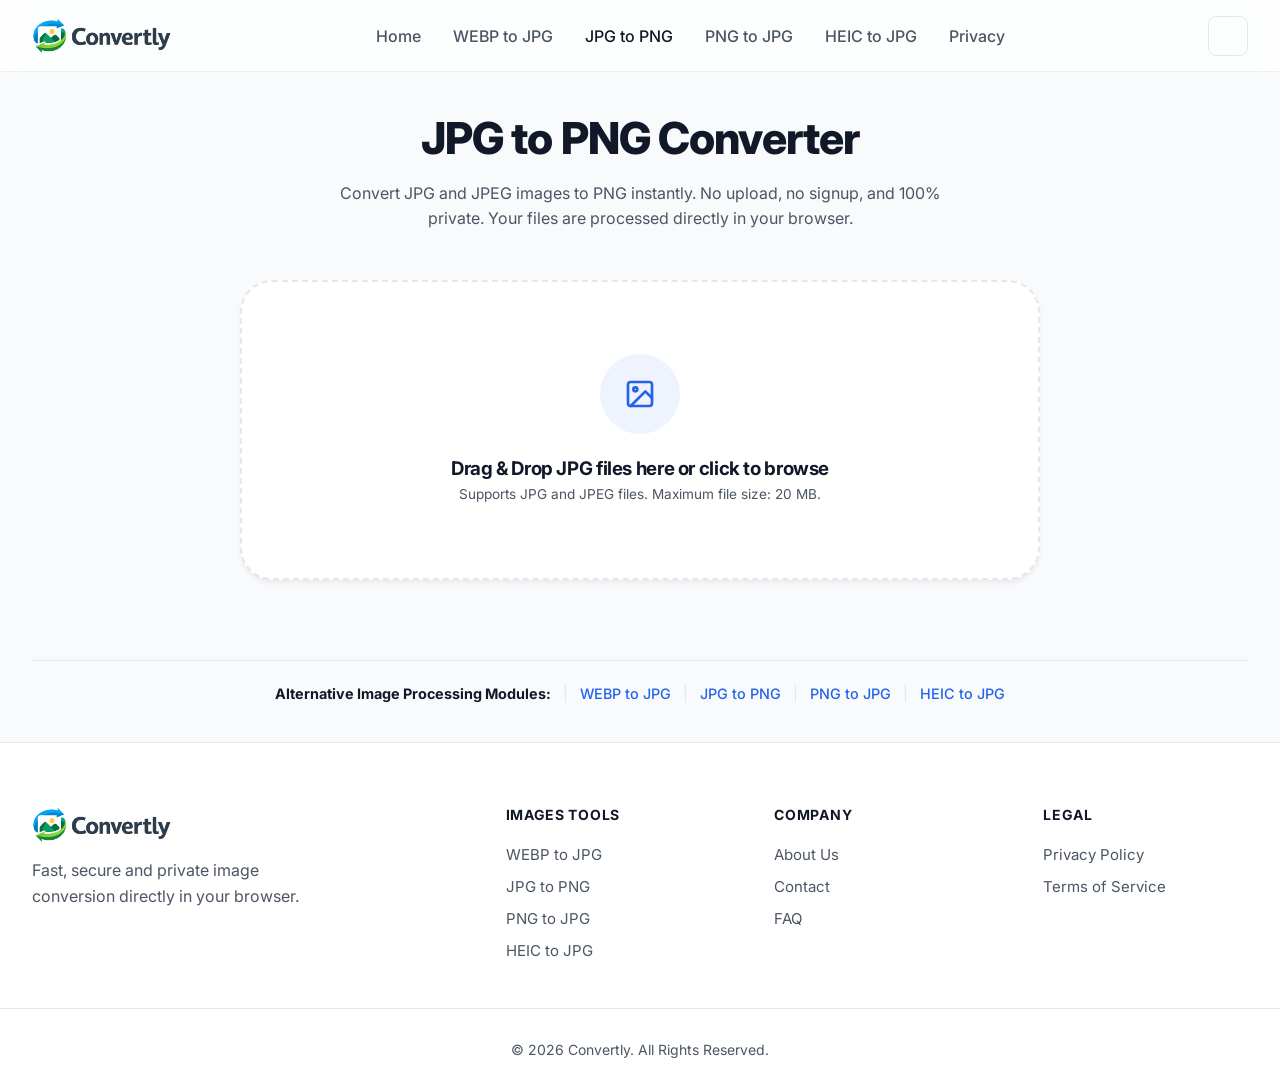
<file: jpg-to-png.html>
<!DOCTYPE html>
<html lang="en" data-theme="light">

<head>
    <meta charset="UTF-8">
    <meta name="viewport" content="width=device-width, initial-scale=1.0">
    <meta name="yandex-verification" content="15ced5a156569d06" />
    <title>JPG to PNG Converter – Convert JPG Images to PNG Online Free | Convertly</title>
    <meta name="description"
        content="Convert JPG and JPEG images to PNG online for free. Fast, secure and 100% private. No upload required – all conversions happen directly in your browser.">
    <link rel="canonical" href="https://convertlyfree.vercel.app/jpg-to-png.html">

    <meta property="og:type" content="website">
    <meta property="og:title" content="Convert JPG to PNG Free Online — Convertly">
    <meta property="og:description"
        content="Convert JPG/JPEG images to PNG instantly. Zero server uploads. 100% private browser sandboxed transformation.">
    <meta property="og:url" content="https://convertly.com/jpg-to-png.html">
    <meta property="og:image" content="https://convertly.com/images/og-share.jpg">

    <meta name="twitter:card" content="summary_large_image">
    <meta name="twitter:title" content="Convert JPG to PNG Free Online — Convertly">
    <meta name="twitter:description"
        content="Convert JPG/JPEG images to PNG instantly inside your browser. 100% Private.">
    <link href="img/favicon.png" rel="icon">
    <link rel="stylesheet" href="css/style.css">
    <link rel="stylesheet" href="css/components.css">
    <link rel="stylesheet" href="css/responsive.css">
    <script type="application/ld+json">
{
  "@context": "https://schema.org",
  "@graph": [
    {
      "@type": "SoftwareApplication",
      "@id": "https://convertlyfree.vercel.app/jpg-to-png.html#software",
      "name": "Convertly JPG to PNG Converter Engine",
      "url": "https://convertlyfree.vercel.app/jpg-to-png.html",
      "applicationCategory": "MultimediaApplication",
      "operatingSystem": "Windows, macOS, Linux, iOS, Android",
      "browserRequirements": "Requires HTML5 Canvas and File API support.",
      "description": "Convert your JPG/JPEG images into high-quality transparent PNG files directly inside your browser. No server uploads, instant downloads, 100% private.",
      "offers": {
        "@type": "Offer",
        "price": "0.00",
        "priceCurrency": "USD"
      },
      "featureList": "100% Client-Side Conversion, Batch Processing, Zero File Uploads, Privacy-First Architecture"
    },
    {
      "@type": "WebPage",
      "@id": "https://convertlyfree.vercel.app/jpg-to-png.html#webpage",
      "url": "https://convertlyfree.vercel.app/jpg-to-png.html",
      "name": "Convert JPG to PNG Free Online — Convertly Privacy Suite",
      "isPartOf": { "@type": "WebSite", "url": "https://convertlyfree.vercel.app/" },
      "description": "Convert your JPG/JPEG images into high-quality transparent PNG files directly inside your browser. No server uploads, instant downloads, 100% private."
    }
  ]
}
</script>
    <!-- Google tag (gtag.js) -->
    <script async src="https://www.googletagmanager.com/gtag/js?id=G-650KW0J3BQ"></script>
    <script>
        window.dataLayer = window.dataLayer || [];
        function gtag() { dataLayer.push(arguments); }
        gtag('js', new Date());

        gtag('config', 'G-650KW0J3BQ');
    </script>
    <script type="text/javascript">
        (function (c, l, a, r, i, t, y) {
            c[a] = c[a] || function () { (c[a].q = c[a].q || []).push(arguments) };
            t = l.createElement(r); t.async = 1; t.src = "https://www.clarity.ms/tag/" + i;
            y = l.getElementsByTagName(r)[0]; y.parentNode.insertBefore(t, y);
        })(window, document, "clarity", "script", "xknil28tyg");
    </script>
</head>

<body>

    <header class="navbar">
        <div class="container nav-container">
            <a href="index.html" class="logo" aria-label="Convertly Home">
                <img src="img/logo.png" alt="logo" class="logo">
            </a>
            <nav>
                <ul class="nav-links">
                    <li><a href="index.html">Home</a></li>
                    <li><a href="webp-to-jpg.html">WEBP to JPG</a></li>
                    <li><a href="jpg-to-png.html" class="active">JPG to PNG</a></li>
                    <li><a href="png-to-jpg.html">PNG to JPG</a></li>
                    <li><a href="heic-to-jpg.html">HEIC to JPG</a></li>
                    <li><a href="privacy.html">Privacy</a></li>
                </ul>
            </nav>
            <div class="nav-actions">
                <button id="themeToggle" class="theme-btn"
                    aria-label="Toggle structural interface system design preference">
                    <svg class="moon-icon" xmlns="http://www.w3.org/2000/svg" width="20" height="20" viewBox="0 0 24 24"
                        fill="none" stroke="currentColor" stroke-width="2" stroke-linecap="round"
                        stroke-linejoin="round">
                        <path d="21 12.79A9 9 0 1 1 11.21 3 7 7 0 0 0 21 12.79z"></path>
                    </svg>
                    <svg class="sun-icon" xmlns="http://www.w3.org/2000/svg" width="20" height="20" viewBox="0 0 24 24"
                        fill="none" stroke="currentColor" stroke-width="2" stroke-linecap="round"
                        stroke-linejoin="round">
                        <circle cx="12" cy="12" r="5"></circle>
                        <line x1="12" y1="1" x2="12" y2="3"></line>
                        <line x1="12" y1="21" x2="12" y2="23"></line>
                    </svg>
                </button>
            </div>
        </div>
    </header>

    <main class="container">
        <!-- <div class="adsense-placeholder">Advertisements Placement Zone Container</div> -->

        <section class="section-padding text-center">
            <h1 style="font-size: 2.75rem; font-weight: 800; margin-bottom: 1rem;">JPG to PNG Converter</h1>
            <p style="max-width: 600px; margin: 0 auto 2.5rem auto;">
                Convert JPG and JPEG images to PNG instantly. No upload, no signup, and 100% private. Your files are
                processed directly in your browser.
            </p>

            <div class="upload-wrapper">
                <div id="jpgDropzone" class="dropzone">
                    <input type="file" id="jpgFileInput" class="file-input-hidden" multiple
                        accept="image/jpeg, image/jpg">
                    <div class="dropzone-icon-container">
                        <svg xmlns="http://www.w3.org/2000/svg" width="32" height="32" viewBox="0 0 24 24" fill="none"
                            stroke="currentColor" stroke-width="2" stroke-linecap="round" stroke-linejoin="round">
                            <rect x="3" y="3" width="18" height="18" rx="2" ry="2"></rect>
                            <circle cx="8.5" cy="8.5" r="1.5"></circle>
                            <polyline points="21 15 16 10 5 21"></polyline>
                        </svg>
                    </div>
                    <h3>Drag & Drop JPG files here

                        or click to browse</h3>
                    <p style="font-size: 0.85rem; margin-top: 0.25rem;">Supports JPG and JPEG files.
                        Maximum file size: 20 MB.</p>
                </div>

                <div class="conversion-config-panel" style="display: none;">
                    <input type="range" id="config-quality" min="0.1" max="1.0" step="0.01" value="1.0">
                </div>

                <div id="conversionQueue" class="queue-container"></div>
            </div>
            <div class="contextual-internal-links"
                style="margin-top: 2.5rem; font-size: 0.9rem; border-top: 1px solid var(--border); padding-top: 1.5rem;">
                <strong style="color: var(--text);">Alternative Image Processing Modules:</strong>
                <span style="margin: 0 0.5rem; color: var(--border);">|</span>
                <a href="webp-to-jpg.html" style="color: var(--primary); font-weight: 500;">WEBP to JPG</a>
                <span style="margin: 0 0.5rem; color: var(--border);">|</span>
                <a href="jpg-to-png.html" style="color: var(--primary); font-weight: 500;">JPG to PNG</a>
                <span style="margin: 0 0.5rem; color: var(--border);">|</span>
                <a href="png-to-jpg.html" style="color: var(--primary); font-weight: 500;">PNG to JPG</a>
                <span style="margin: 0 0.5rem; color: var(--border);">|</span>
                <a href="heic-to-jpg.html" style="color: var(--primary); font-weight: 500;">HEIC to JPG</a>
            </div>

        </section>
    </main>

    <footer class="footer">
        <div class="container footer-grid">
            <div class="footer-brand">
                <a href="index.html" class="logo"><img src="img/logo.png" alt="logo" class="logo"></a>
                <p>Fast, secure and private image conversion directly in your browser.</p>
            </div>
            <div>
                <h4 class="footer-heading">Images Tools</h4>
                <ul class="footer-links">
                    <li><a href="webp-to-jpg.html">WEBP to JPG</a></li>
                    <li><a href="jpg-to-png.html">JPG to PNG</a></li>
                    <li><a href="png-to-jpg.html">PNG to JPG</a></li>
                    <li><a href="heic-to-jpg.html">HEIC to JPG</a></li>
                </ul>
            </div>
            <div>
                <h4 class="footer-heading">Company</h4>
                <ul class="footer-links">
                    <li><a href="about.html">About Us</a></li>
                    <li><a href="contact.html">Contact</a></li>
                    <li><a href="faq.html">FAQ</a></li>
                </ul>
            </div>
            <div>
                <h4 class="footer-heading">Legal</h4>
                <ul class="footer-links">
                    <li><a href="privacy.html">Privacy Policy</a></li>
                    <li><a href="terms.html"> Terms of Service</a></li>
                </ul>
            </div>
        </div>
        <div class="container footer-bottom text-center">
            <div> © 2026 Convertly. All Rights Reserved.
            </div>

        </div>
    </footer>

    <script src="js/main.js"></script>
    <script src="js/ui.js"></script>
    <script src="js/upload.js"></script>
    <script src="js/converter.js"></script>
    <script>
        document.addEventListener('DOMContentLoaded', () => {
            // Instantiate target drop upload configuration profile matching converter.js pipeline constraints
            new FileUploader('jpgDropzone', 'jpgFileInput', { allowedTypes: ['image/jpeg', 'image/jpg'] });
        });
    </script>
</body>

</html>
</file>
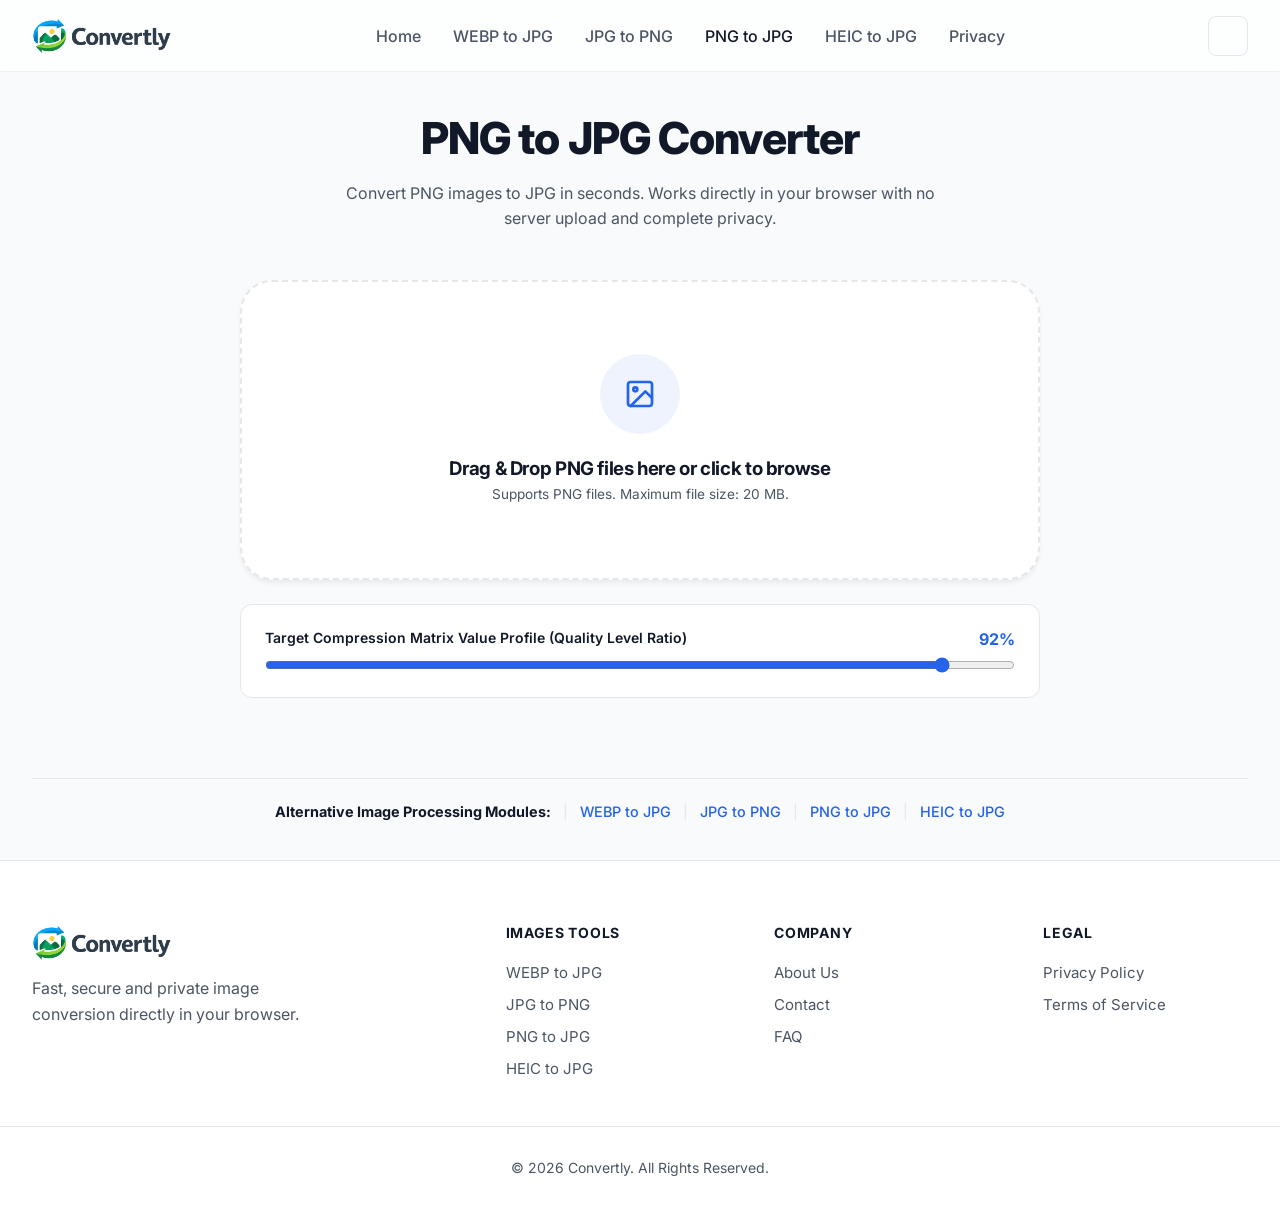
<file: png-to-jpg.html>
<!DOCTYPE html>
<html lang="en" data-theme="light">

<head>
    <meta charset="UTF-8">
    <meta name="viewport" content="width=device-width, initial-scale=1.0">
    <meta name="yandex-verification" content="15ced5a156569d06" />
    <title>PNG to JPG Converter – Convert PNG Images Online Free | Convertly</title>
    <meta name="description"
        content="Convert PNG images to JPG online for free. Fast browser-based conversion with no uploads. Secure, private and easy to use.">
    <link rel="canonical" href="https://convertlyfree.vercel.app/png-to-jpg.html">

    <meta property="og:type" content="website">
    <meta property="og:title" content="Convert PNG to JPG Free Online — Convertly">
    <meta property="og:description"
        content="Convert PNG images to JPG instantly. Zero server uploads. High-performance browser sandbox transformation.">
    <meta property="og:url" content="https://convertly.com/png-to-jpg.html">
    <meta property="og:image" content="https://convertly.com/images/og-share.jpg">

    <meta name="twitter:card" content="summary_large_image">
    <meta name="twitter:title" content="Convert PNG to JPG Free Online — Convertly">
    <meta name="twitter:description"
        content="Convert PNG images to JPG instantly inside your browser. No upload, 100% private.">

    <link href="img/favicon.png" rel="icon">
    <link rel="stylesheet" href="css/style.css">
    <link rel="stylesheet" href="css/components.css">
    <link rel="stylesheet" href="css/responsive.css">
    <script type="application/ld+json">
{
  "@context": "https://schema.org",
  "@graph": [
    {
      "@type": "SoftwareApplication",
      "@id": "https://convertlyfree.vercel.app/png-to-jpg.html#software",
      "name": "Convertly PNG to JPG Converter Engine",
      "url": "https://convertlyfree.vercel.app/png-to-jpg.html",
      "applicationCategory": "MultimediaApplication",
      "operatingSystem": "Windows, macOS, Linux, iOS, Android",
      "browserRequirements": "Requires HTML5 Canvas and File API support.",
      "description": "Convert your transparent PNG files into optimized universal JPG images directly inside your browser. No server logs, instant downloads, 100% security privacy enforcement.",
      "offers": {
        "@type": "Offer",
        "price": "0.00",
        "priceCurrency": "USD"
      },
      "featureList": "Adjustable Quality Matrix, 100% Client-Side Conversion, Batch Processing, Zero Uploads"
    },
    {
      "@type": "WebPage",
      "@id": "https://convertlyfree.vercel.app/png-to-jpg.html#webpage",
      "url": "https://convertlyfree.vercel.app/png-to-jpg.html",
      "name": "Convert PNG to JPG Free Online — Convertly Privacy Suite",
      "isPartOf": { "@type": "WebSite", "url": "https://convertlyfree.vercel.app/" },
      "description": "Convert your transparent PNG files into optimized universal JPG images directly inside your browser. No server logs, instant downloads, 100% security privacy enforcement."
    }
  ]
}
</script>

    <!-- Google tag (gtag.js) -->
    <script async src="https://www.googletagmanager.com/gtag/js?id=G-650KW0J3BQ"></script>
    <script>
        window.dataLayer = window.dataLayer || [];
        function gtag() { dataLayer.push(arguments); }
        gtag('js', new Date());

        gtag('config', 'G-650KW0J3BQ');
    </script>

    <script type="text/javascript">
        (function (c, l, a, r, i, t, y) {
            c[a] = c[a] || function () { (c[a].q = c[a].q || []).push(arguments) };
            t = l.createElement(r); t.async = 1; t.src = "https://www.clarity.ms/tag/" + i;
            y = l.getElementsByTagName(r)[0]; y.parentNode.insertBefore(t, y);
        })(window, document, "clarity", "script", "xknil28tyg");
    </script>

</head>

<body>

    <header class="navbar">
        <div class="container nav-container">
            <a href="index.html" class="logo" aria-label="Convertly Home">
                <img src="img/logo.png" alt="logo" class="logo">
            </a>
            <nav>
                <ul class="nav-links">
                    <li><a href="index.html">Home</a></li>
                    <li><a href="webp-to-jpg.html">WEBP to JPG</a></li>
                    <li><a href="jpg-to-png.html">JPG to PNG</a></li>
                    <li><a href="png-to-jpg.html" class="active">PNG to JPG</a></li>
                    <li><a href="heic-to-jpg.html">HEIC to JPG</a></li>
                    <li><a href="privacy.html">Privacy</a></li>
                </ul>
            </nav>
            <div class="nav-actions">
                <button id="themeToggle" class="theme-btn"
                    aria-label="Toggle structural interface system design preference">
                    <svg class="moon-icon" xmlns="http://www.w3.org/2000/svg" width="20" height="20" viewBox="0 0 24 24"
                        fill="none" stroke="currentColor" stroke-width="2" stroke-linecap="round"
                        stroke-linejoin="round">
                        <path d="21 12.79A9 9 0 1 1 11.21 3 7 7 0 0 0 21 12.79z"></path>
                    </svg>
                    <svg class="sun-icon" xmlns="http://www.w3.org/2000/svg" width="20" height="20" viewBox="0 0 24 24"
                        fill="none" stroke="currentColor" stroke-width="2" stroke-linecap="round"
                        stroke-linejoin="round">
                        <circle cx="12" cy="12" r="5"></circle>
                        <line x1="12" y1="1" x2="12" y2="3"></line>
                        <line x1="12" y1="21" x2="12" y2="23"></line>
                    </svg>
                </button>
            </div>
        </div>
    </header>

    <main class="container">
        <!-- <div class="adsense-placeholder">Advertisements Placement Zone Container</div> -->

        <section class="section-padding text-center">
            <h1 style="font-size: 2.75rem; font-weight: 800; margin-bottom: 1rem;">PNG to JPG Converter</h1>
            <p style="max-width: 600px; margin: 0 auto 2.5rem auto;">
                Convert PNG images to JPG in seconds. Works directly in your browser with no server upload and complete
                privacy.
            </p>

            <div class="upload-wrapper">
                <div id="pngDropzone" class="dropzone">
                    <input type="file" id="pngFileInput" class="file-input-hidden" multiple accept="image/png">
                    <div class="dropzone-icon-container">
                        <svg xmlns="http://www.w3.org/2000/svg" width="32" height="32" viewBox="0 0 24 24" fill="none"
                            stroke="currentColor" stroke-width="2" stroke-linecap="round" stroke-linejoin="round">
                            <rect x="3" y="3" width="18" height="18" rx="2" ry="2"></rect>
                            <circle cx="8.5" cy="8.5" r="1.5"></circle>
                            <polyline points="21 15 16 10 5 21"></polyline>
                        </svg>
                    </div>
                    <h3>Drag & Drop PNG files here

                        or click to browse</h3>
                    <p style="font-size: 0.85rem; margin-top: 0.25rem;">Supports PNG files.
                        Maximum file size: 20 MB.</p>
                </div>

                <div class="conversion-config-panel">
                    <div class="config-group">
                        <div style="display: flex; justify-content: space-between;">
                            <label for="config-quality">Target Compression Matrix Value Profile (Quality Level
                                Ratio)</label>
                            <span id="quality-display" style="font-weight: 700; color: var(--primary);">92%</span>
                        </div>
                        <input type="range" id="config-quality" min="0.1" max="1.0" step="0.01" value="0.92">
                    </div>
                </div>

                <div id="conversionQueue" class="queue-container"></div>
            </div>
            <div class="contextual-internal-links"
                style="margin-top: 2.5rem; font-size: 0.9rem; border-top: 1px solid var(--border); padding-top: 1.5rem;">
                <strong style="color: var(--text);">Alternative Image Processing Modules:</strong>
                <span style="margin: 0 0.5rem; color: var(--border);">|</span>
                <a href="webp-to-jpg.html" style="color: var(--primary); font-weight: 500;">WEBP to JPG</a>
                <span style="margin: 0 0.5rem; color: var(--border);">|</span>
                <a href="jpg-to-png.html" style="color: var(--primary); font-weight: 500;">JPG to PNG</a>
                <span style="margin: 0 0.5rem; color: var(--border);">|</span>
                <a href="png-to-jpg.html" style="color: var(--primary); font-weight: 500;">PNG to JPG</a>
                <span style="margin: 0 0.5rem; color: var(--border);">|</span>
                <a href="heic-to-jpg.html" style="color: var(--primary); font-weight: 500;">HEIC to JPG</a>
            </div>

        </section>
    </main>

    <footer class="footer">
        <div class="container footer-grid">
            <div class="footer-brand">
                <a href="index.html" class="logo"><img src="img/logo.png" alt="logo" class="logo"></a>
                <p>Fast, secure and private image conversion directly in your browser.</p>
            </div>
            <div>
                <h4 class="footer-heading">Images Tools</h4>
                <ul class="footer-links">
                    <li><a href="webp-to-jpg.html">WEBP to JPG</a></li>
                    <li><a href="jpg-to-png.html">JPG to PNG</a></li>
                    <li><a href="png-to-jpg.html">PNG to JPG</a></li>
                    <li><a href="heic-to-jpg.html">HEIC to JPG</a></li>
                </ul>
            </div>
            <div>
                <h4 class="footer-heading">Company</h4>
                <ul class="footer-links">
                    <li><a href="about.html">About Us</a></li>
                    <li><a href="contact.html">Contact</a></li>
                    <li><a href="faq.html">FAQ</a></li>
                </ul>
            </div>
            <div>
                <h4 class="footer-heading">Legal</h4>
                <ul class="footer-links">
                    <li><a href="privacy.html">Privacy Policy</a></li>
                    <li><a href="terms.html"> Terms of Service</a></li>
                </ul>
            </div>
        </div>
        <div class="container footer-bottom text-center">
            <div> © 2026 Convertly. All Rights Reserved.
            </div>

        </div>
    </footer>

    <script src="js/main.js"></script>
    <script src="js/ui.js"></script>
    <script src="js/upload.js"></script>
    <script src="js/converter.js"></script>
    <script>
        document.addEventListener('DOMContentLoaded', () => {
            new FileUploader('pngDropzone', 'pngFileInput', { allowedTypes: ['image/png'] });

            // Dynamic sliding quality context handler assignment
            const rangeInput = document.getElementById('config-quality');
            const displayEl = document.getElementById('quality-display');
            if (rangeInput && displayEl) {
                rangeInput.addEventListener('input', (e) => {
                    displayEl.innerText = Math.round(e.target.value * 100) + '%';
                });
            }
        });
    </script>
</body>

</html>
</file>
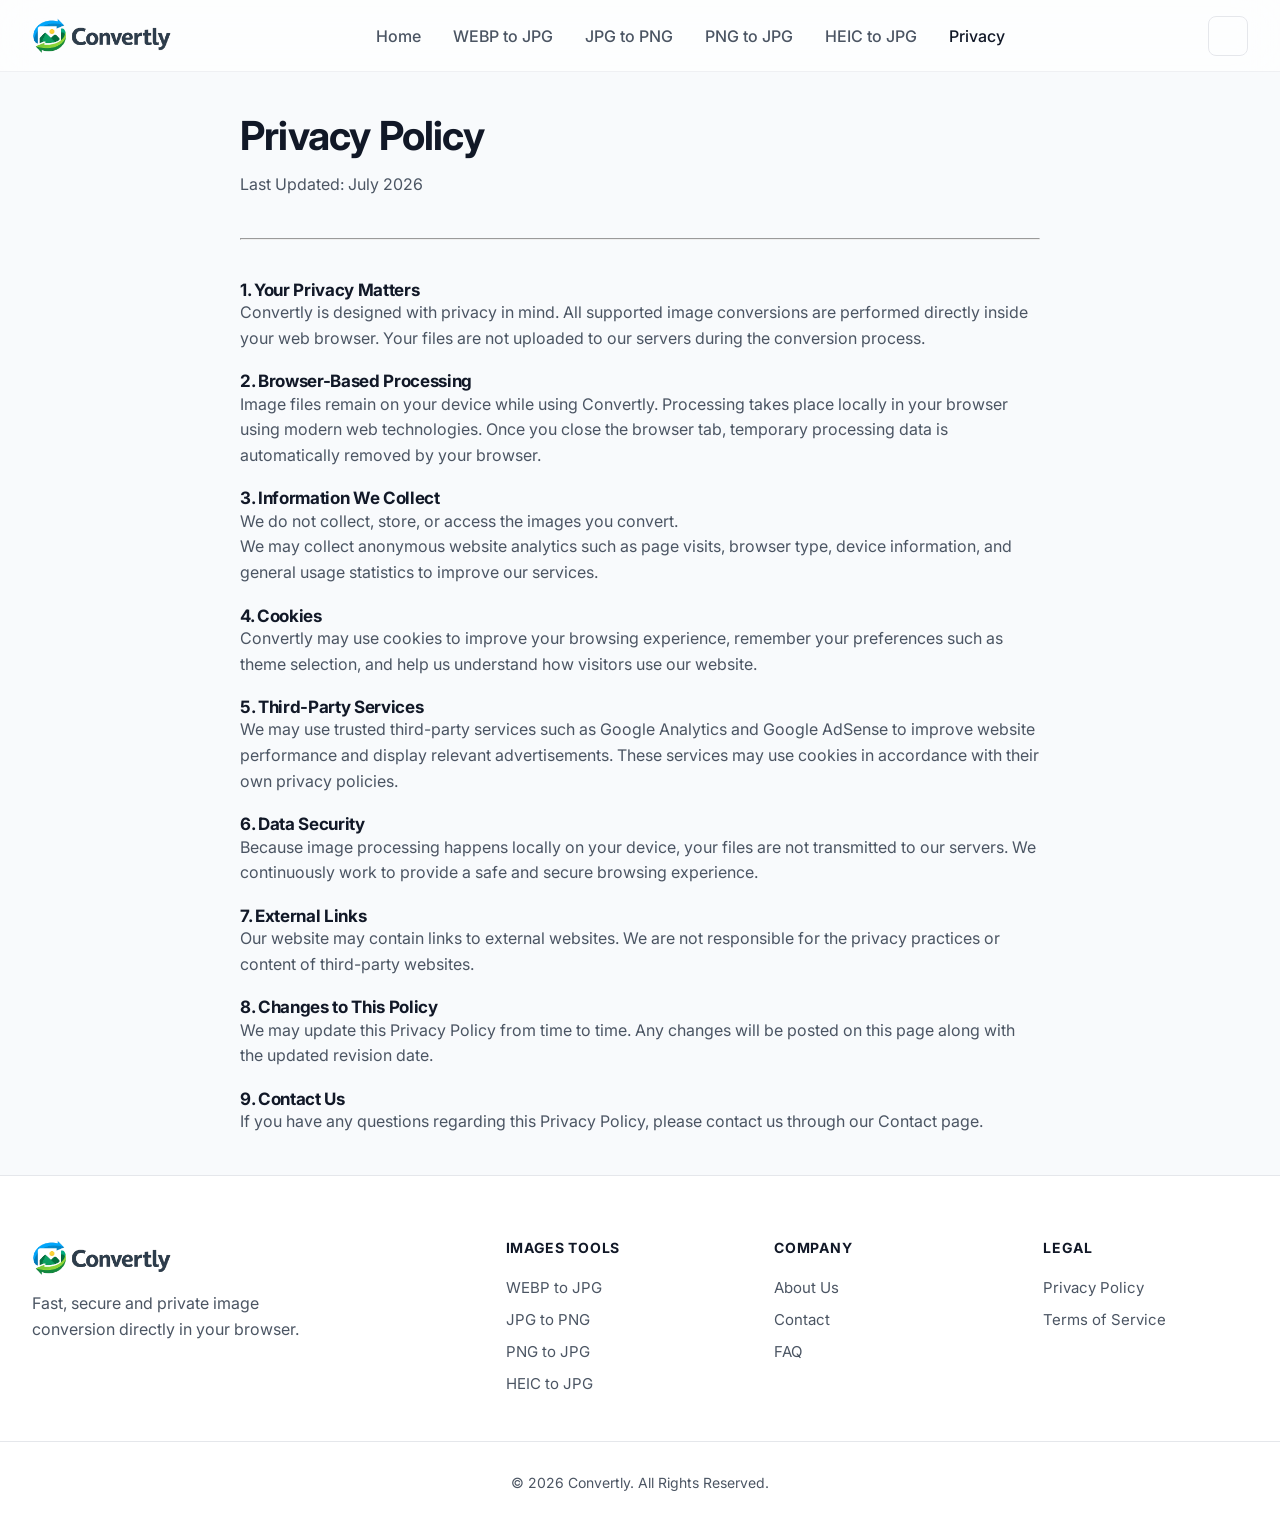
<file: privacy.html>
<!DOCTYPE html>
<html lang="en" data-theme="light">

<head>
    <meta charset="UTF-8">
    <meta name="viewport" content="width=device-width, initial-scale=1.0">
    <meta name="yandex-verification" content="15ced5a156569d06" />
    <title>Privacy Policy | Convertly</title>

    <meta name="description"
        content="Read the Convertly Privacy Policy. Your files are processed directly in your browser and are never uploaded to our servers.">

    <link rel="canonical" href="https://convertly.com/privacy.html">
    <link href="img/favicon.png" rel="icon">
    <link rel="stylesheet" href="css/style.css">
    <link rel="stylesheet" href="css/components.css">
    <link rel="stylesheet" href="css/responsive.css">
    <link rel="canonical" href="https://convertlyfree.vercel.app/privacy.html">

    <!-- Google tag (gtag.js) -->
    <script async src="https://www.googletagmanager.com/gtag/js?id=G-650KW0J3BQ"></script>
    <script>
        window.dataLayer = window.dataLayer || [];
        function gtag() { dataLayer.push(arguments); }
        gtag('js', new Date());

        gtag('config', 'G-650KW0J3BQ');
    </script>
    <script type="text/javascript">
    (function(c,l,a,r,i,t,y){
        c[a]=c[a]||function(){(c[a].q=c[a].q||[]).push(arguments)};
        t=l.createElement(r);t.async=1;t.src="https://www.clarity.ms/tag/"+i;
        y=l.getElementsByTagName(r)[0];y.parentNode.insertBefore(t,y);
    })(window, document, "clarity", "script", "xknil28tyg");
</script>
    <style>
        h2 {
            font-size: 17px;
        }
    </style>
</head>

<body>

    <header class="navbar">
        <div class="container nav-container">
            <a href="index.html" class="logo" aria-label="Convertly Home">
                <img src="img/logo.png" alt="logo" class="logo">
            </a>
            <nav>
                <ul class="nav-links">
                    <li><a href="index.html">Home</a></li>
                    <li><a href="webp-to-jpg.html">WEBP to JPG</a></li>
                    <li><a href="jpg-to-png.html">JPG to PNG</a></li>
                    <li><a href="png-to-jpg.html">PNG to JPG</a></li>
                    <li><a href="heic-to-jpg.html">HEIC to JPG</a></li>
                    <li><a href="privacy.html" class="active">Privacy</a></li>
                </ul>
            </nav>
            <div class="nav-actions">
                <button id="themeToggle" class="theme-btn"
                    aria-label="Toggle structural interface system design preference">
                    <svg class="moon-icon" xmlns="http://www.w3.org/2000/svg" width="20" height="20" viewBox="0 0 24 24"
                        fill="none" stroke="currentColor" stroke-width="2" stroke-linecap="round"
                        stroke-linejoin="round">
                        <path d="21 12.79A9 9 0 1 1 11.21 3 7 7 0 0 0 21 12.79z"></path>
                    </svg>
                    <svg class="sun-icon" xmlns="http://www.w3.org/2000/svg" width="20" height="20" viewBox="0 0 24 24"
                        fill="none" stroke="currentColor" stroke-width="2" stroke-linecap="round"
                        stroke-linejoin="round">
                        <circle cx="12" cy="12" r="5"></circle>
                        <line x1="12" y1="1" x2="12" y2="3"></line>
                        <line x1="12" y1="21" x2="12" y2="23"></line>
                    </svg>
                </button>
            </div>
        </div>
    </header>

    <main class="container section-padding" style="max-width: 800px;">

        <h1 style="font-size:2.5rem;margin-bottom:12px;">
            Privacy Policy
        </h1>

        <p style="margin-bottom:40px;color:var(--text-muted);">
            Last Updated: July 2026
        </p>

        <hr style="margin-bottom:40px;">

        <h2>1. Your Privacy Matters</h2>

        <p>
            Convertly is designed with privacy in mind. All supported image conversions are performed directly inside
            your web browser. Your files are not uploaded to our servers during the conversion process.
        </p> <br>

        <h2>2. Browser-Based Processing</h2>

        <p>
            Image files remain on your device while using Convertly. Processing takes place locally in your browser
            using modern web technologies. Once you close the browser tab, temporary processing data is automatically
            removed by your browser.
        </p> <br>

        <h2>3. Information We Collect</h2>

        <p>
            We do not collect, store, or access the images you convert.
        </p>

        <p>
            We may collect anonymous website analytics such as page visits, browser type, device information, and
            general usage statistics to improve our services.
        </p> <br>

        <h2>4. Cookies</h2>

        <p>
            Convertly may use cookies to improve your browsing experience, remember your preferences such as theme
            selection, and help us understand how visitors use our website.
        </p> <br>

        <h2>5. Third-Party Services</h2>

        <p>
            We may use trusted third-party services such as Google Analytics and Google AdSense to improve website
            performance and display relevant advertisements. These services may use cookies in accordance with their own
            privacy policies.
        </p> <br>

        <h2>6. Data Security</h2>

        <p>
            Because image processing happens locally on your device, your files are not transmitted to our servers. We
            continuously work to provide a safe and secure browsing experience.
        </p> <br>

        <h2>7. External Links</h2>

        <p>
            Our website may contain links to external websites. We are not responsible for the privacy practices or
            content of third-party websites.
        </p> <br>

        <h2>8. Changes to This Policy</h2>

        <p>
            We may update this Privacy Policy from time to time. Any changes will be posted on this page along with the
            updated revision date.
        </p> <br>

        <h2>9. Contact Us</h2>

        <p>
            If you have any questions regarding this Privacy Policy, please contact us through our Contact page.
        </p>

    </main>

    <footer class="footer">
        <div class="container footer-grid">
            <div class="footer-brand">
                <a href="index.html" class="logo"><img src="img/logo.png" alt="logo" class="logo"></a>
                <p>Fast, secure and private image conversion directly in your browser.</p>
            </div>
            <div>
                <h4 class="footer-heading">Images Tools</h4>
                <ul class="footer-links">
                    <li><a href="webp-to-jpg.html">WEBP to JPG</a></li>
                    <li><a href="jpg-to-png.html">JPG to PNG</a></li>
                    <li><a href="png-to-jpg.html">PNG to JPG</a></li>
                    <li><a href="heic-to-jpg.html">HEIC to JPG</a></li>
                </ul>
            </div>
            <div>
                <h4 class="footer-heading">Company</h4>
                <ul class="footer-links">
                    <li><a href="about.html">About Us</a></li>
                    <li><a href="contact.html">Contact</a></li>
                    <li><a href="faq.html">FAQ</a></li>
                </ul>
            </div>
            <div>
                <h4 class="footer-heading">Legal</h4>
                <ul class="footer-links">
                    <li><a href="privacy.html">Privacy Policy</a></li>
                    <li><a href="terms.html"> Terms of Service</a></li>
                </ul>
            </div>
        </div>
        <div class="container footer-bottom text-center">
            <div> © 2026 Convertly. All Rights Reserved.
            </div>

        </div>
    </footer>

    <script src="js/main.js"></script>

</body>

</html>
</file>
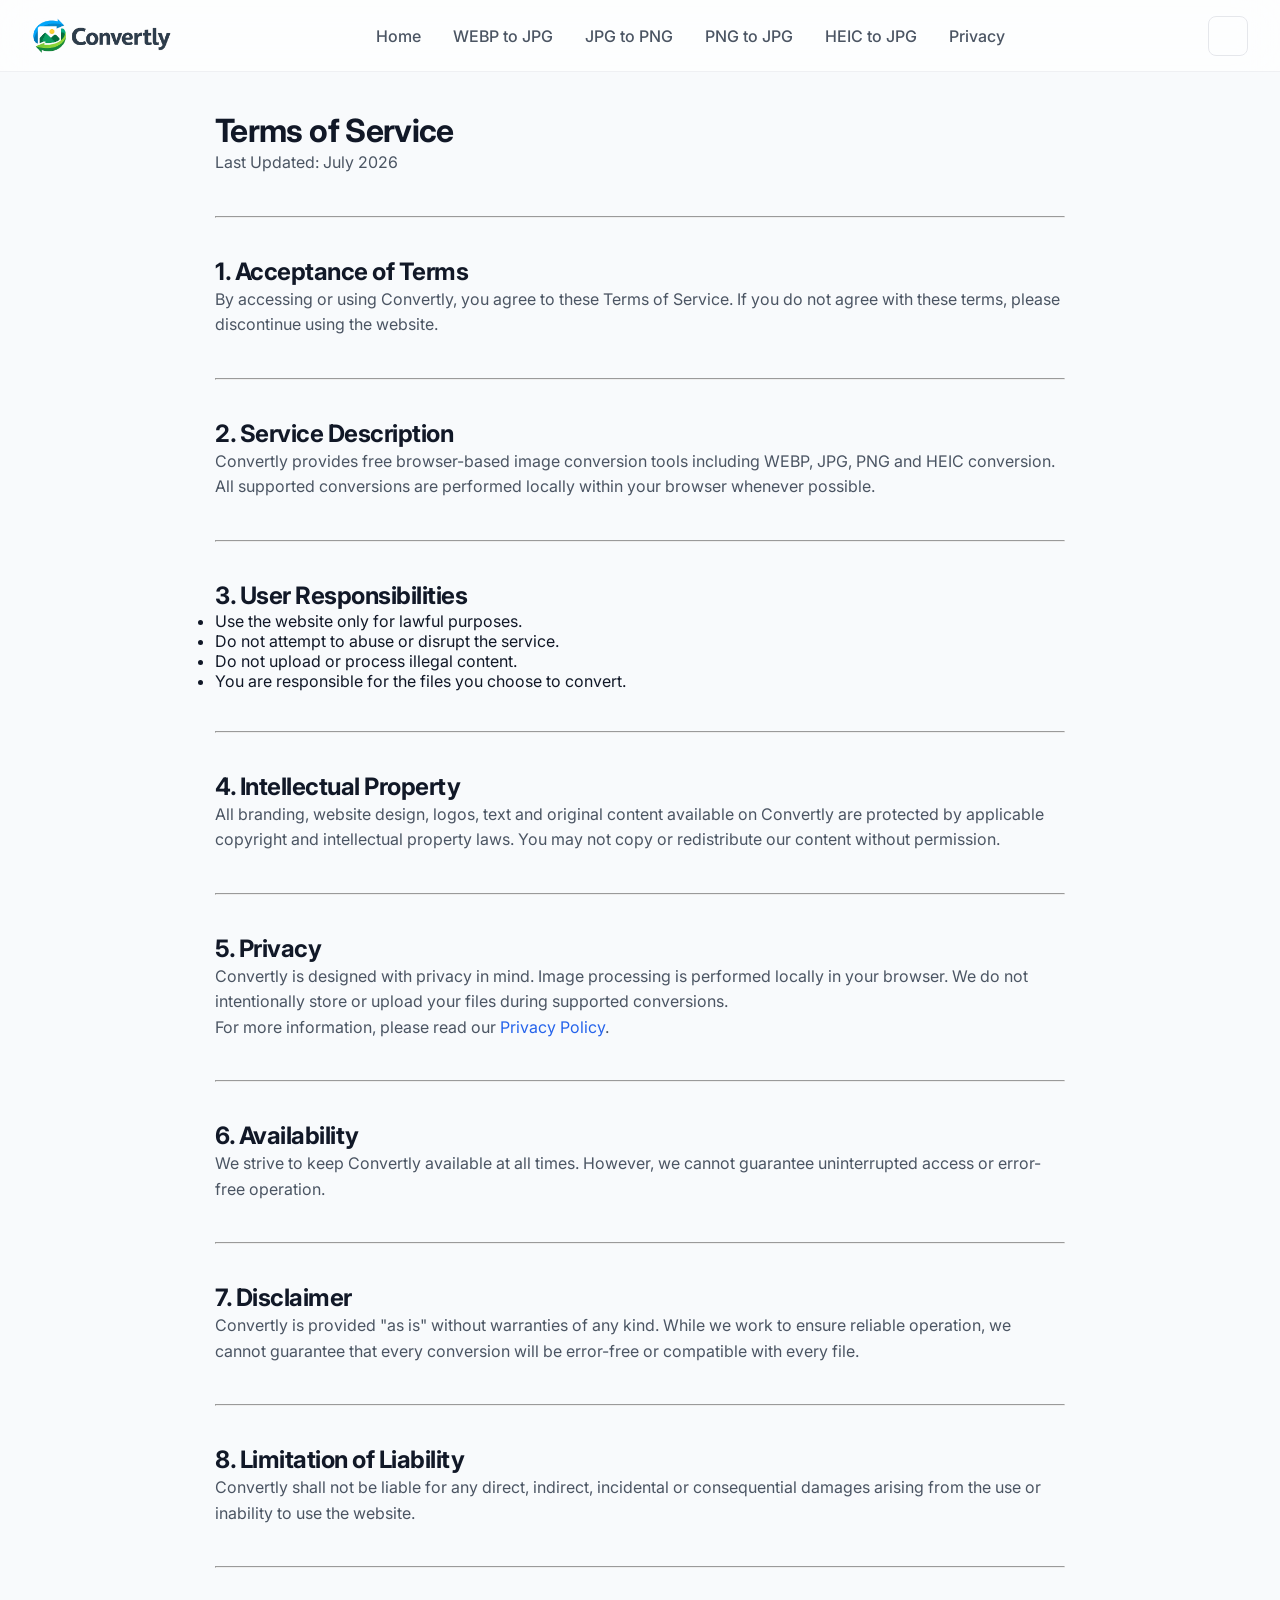
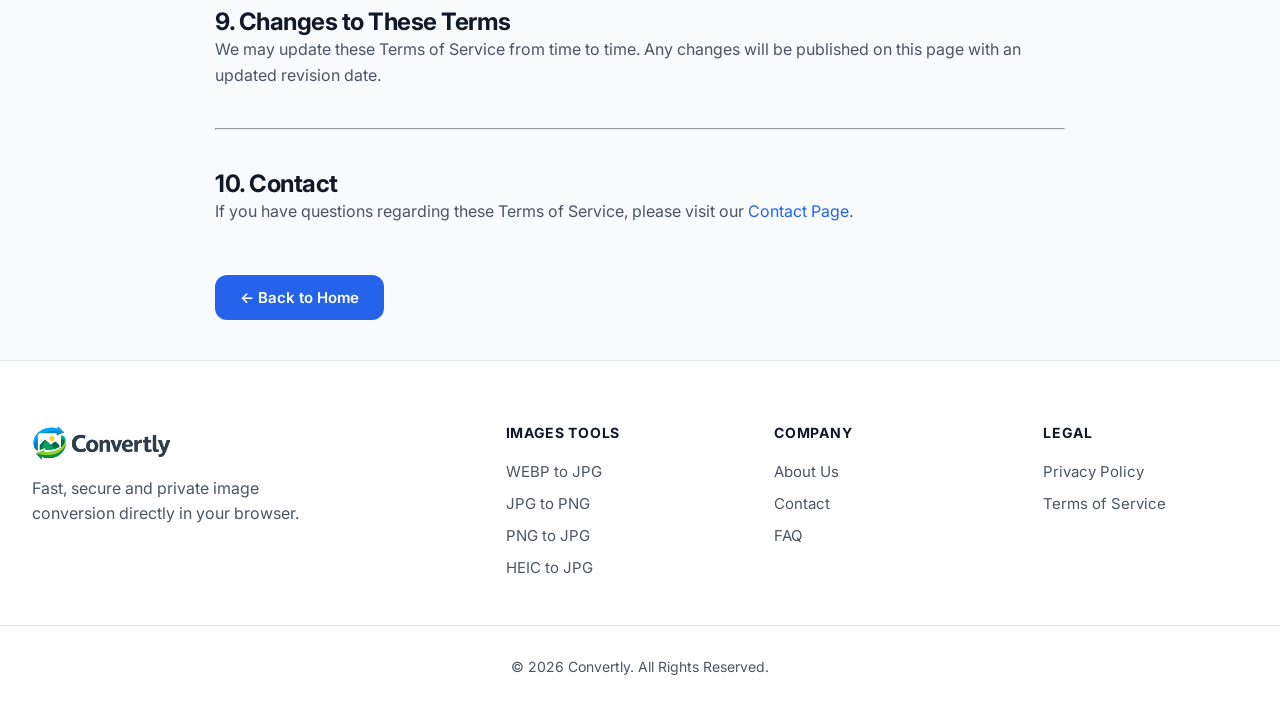
<file: terms.html>
<!DOCTYPE html>
<html lang="en" data-theme="light">

<head>
    <meta charset="UTF-8">
    <meta name="viewport" content="width=device-width, initial-scale=1.0">
    <meta name="yandex-verification" content="15ced5a156569d06" />
    <title>Terms of Service | Convertly</title>

    <meta name="description"
        content="Read the Terms of Service for Convertly. Learn about acceptable use, intellectual property, service availability, limitations of liability and user responsibilities.">

    <meta name="robots" content="index,follow">

    <link rel="canonical" href="https://convertlyfree.vercel.app/terms.html">

    <!-- Google Search Console -->
    <meta name="google-site-verification" content="BOei0FNuzoZsD0BzocIT9lj9MEDKr99O0qplL59HEo4">

    <!-- Yandex -->
    <meta name="yandex-verification" content="15ced5a156569d06">
    <link href="img/favicon.png" rel="icon">
    <link rel="stylesheet" href="css/style.css">
    <link rel="stylesheet" href="css/components.css">
    <link rel="stylesheet" href="css/responsive.css">

    <!-- Google Analytics -->
    <script async src="https://www.googletagmanager.com/gtag/js?id=G-650KW0J3BQ"></script>
    <script>
        window.dataLayer = window.dataLayer || [];
        function gtag() { dataLayer.push(arguments); }
        gtag('js', new Date());

        gtag('config', 'G-650KW0J3BQ');
    </script>
    <script type="text/javascript">
        (function (c, l, a, r, i, t, y) {
            c[a] = c[a] || function () { (c[a].q = c[a].q || []).push(arguments) };
            t = l.createElement(r); t.async = 1; t.src = "https://www.clarity.ms/tag/" + i;
            y = l.getElementsByTagName(r)[0]; y.parentNode.insertBefore(t, y);
        })(window, document, "clarity", "script", "xknil28tyg");
    </script>
</head>

<body>

    <header class="navbar">
        <div class="container nav-container">
            <a href="index.html" class="logo" aria-label="Convertly Home">
                <img src="img/logo.png" alt="logo" class="logo">
            </a>
            <nav>
                <ul class="nav-links">
                    <li><a href="index.html">Home</a></li>
                    <li><a href="webp-to-jpg.html">WEBP to JPG</a></li>
                    <li><a href="jpg-to-png.html">JPG to PNG</a></li>
                    <li><a href="png-to-jpg.html">PNG to JPG</a></li>
                    <li><a href="heic-to-jpg.html">HEIC to JPG</a></li>
                    <li><a href="privacy.html">Privacy</a></li>
                </ul>
            </nav>
            <div class="nav-actions">
                <button id="themeToggle" class="theme-btn"
                    aria-label="Toggle structural interface system design preference">
                    <svg class="moon-icon" xmlns="http://www.w3.org/2000/svg" width="20" height="20" viewBox="0 0 24 24"
                        fill="none" stroke="currentColor" stroke-width="2" stroke-linecap="round"
                        stroke-linejoin="round">
                        <path d="21 12.79A9 9 0 1 1 11.21 3 7 7 0 0 0 21 12.79z"></path>
                    </svg>
                    <svg class="sun-icon" xmlns="http://www.w3.org/2000/svg" width="20" height="20" viewBox="0 0 24 24"
                        fill="none" stroke="currentColor" stroke-width="2" stroke-linecap="round"
                        stroke-linejoin="round">
                        <circle cx="12" cy="12" r="5"></circle>
                        <line x1="12" y1="1" x2="12" y2="3"></line>
                        <line x1="12" y1="21" x2="12" y2="23"></line>
                    </svg>
                </button>
            </div>
        </div>
    </header>

    <main class="container section-padding" style="max-width:850px;">

        <h1>Terms of Service</h1>

        <p>
            Last Updated: July 2026
        </p>

        <hr style="margin:40px 0;">

        <h2>1. Acceptance of Terms</h2>

        <p>
            By accessing or using Convertly, you agree to these Terms of Service. If you do not agree with these terms,
            please discontinue using the website.
        </p>

        <hr style="margin:40px 0;">

        <h2>2. Service Description</h2>

        <p>
            Convertly provides free browser-based image conversion tools including WEBP, JPG, PNG and HEIC conversion.
            All supported conversions are performed locally within your browser whenever possible.
        </p>

        <hr style="margin:40px 0;">

        <h2>3. User Responsibilities</h2>

        <ul>
            <li>Use the website only for lawful purposes.</li>
            <li>Do not attempt to abuse or disrupt the service.</li>
            <li>Do not upload or process illegal content.</li>
            <li>You are responsible for the files you choose to convert.</li>
        </ul>

        <hr style="margin:40px 0;">

        <h2>4. Intellectual Property</h2>

        <p>
            All branding, website design, logos, text and original content available on Convertly are protected by
            applicable copyright and intellectual property laws. You may not copy or redistribute our content without
            permission.
        </p>

        <hr style="margin:40px 0;">

        <h2>5. Privacy</h2>

        <p>
            Convertly is designed with privacy in mind. Image processing is performed locally in your browser. We do not
            intentionally store or upload your files during supported conversions.
        </p>

        <p>
            For more information, please read our
            <a href="privacy.html">Privacy Policy</a>.
        </p>

        <hr style="margin:40px 0;">

        <h2>6. Availability</h2>

        <p>
            We strive to keep Convertly available at all times. However, we cannot guarantee uninterrupted access or
            error-free operation.
        </p>

        <hr style="margin:40px 0;">

        <h2>7. Disclaimer</h2>

        <p>
            Convertly is provided "as is" without warranties of any kind. While we work to ensure reliable operation, we
            cannot guarantee that every conversion will be error-free or compatible with every file.
        </p>

        <hr style="margin:40px 0;">

        <h2>8. Limitation of Liability</h2>

        <p>
            Convertly shall not be liable for any direct, indirect, incidental or consequential damages arising from the
            use or inability to use the website.
        </p>

        <hr style="margin:40px 0;">

        <h2>9. Changes to These Terms</h2>

        <p>
            We may update these Terms of Service from time to time. Any changes will be published on this page with an
            updated revision date.
        </p>

        <hr style="margin:40px 0;">

        <h2>10. Contact</h2>

        <p>
            If you have questions regarding these Terms of Service, please visit our
            <a href="contact.html">Contact Page</a>.
        </p>

        <div style="margin-top:50px;">
            <a href="index.html" class="btn btn-primary">
                ← Back to Home
            </a>
        </div>

    </main>

    <footer class="footer">
        <div class="container footer-grid">
            <div class="footer-brand">
                <a href="index.html" class="logo"><img src="img/logo.png" alt="logo" class="logo"></a>
                <p>Fast, secure and private image conversion directly in your browser.</p>
            </div>
            <div>
                <h4 class="footer-heading">Images Tools</h4>
                <ul class="footer-links">
                    <li><a href="webp-to-jpg.html">WEBP to JPG</a></li>
                    <li><a href="jpg-to-png.html">JPG to PNG</a></li>
                    <li><a href="png-to-jpg.html">PNG to JPG</a></li>
                    <li><a href="heic-to-jpg.html">HEIC to JPG</a></li>
                </ul>
            </div>
            <div>
                <h4 class="footer-heading">Company</h4>
                <ul class="footer-links">
                    <li><a href="about.html">About Us</a></li>
                    <li><a href="contact.html">Contact</a></li>
                    <li><a href="faq.html">FAQ</a></li>
                </ul>
            </div>
            <div>
                <h4 class="footer-heading">Legal</h4>
                <ul class="footer-links">
                    <li><a href="privacy.html">Privacy Policy</a></li>
                    <li><a href="terms.html"> Terms of Service</a></li>
                </ul>
            </div>
        </div>
        <div class="container footer-bottom text-center">
            <div> © 2026 Convertly. All Rights Reserved.
            </div>

        </div>
    </footer>

    <script src="js/main.js"></script>

</body>

</html>
</file>
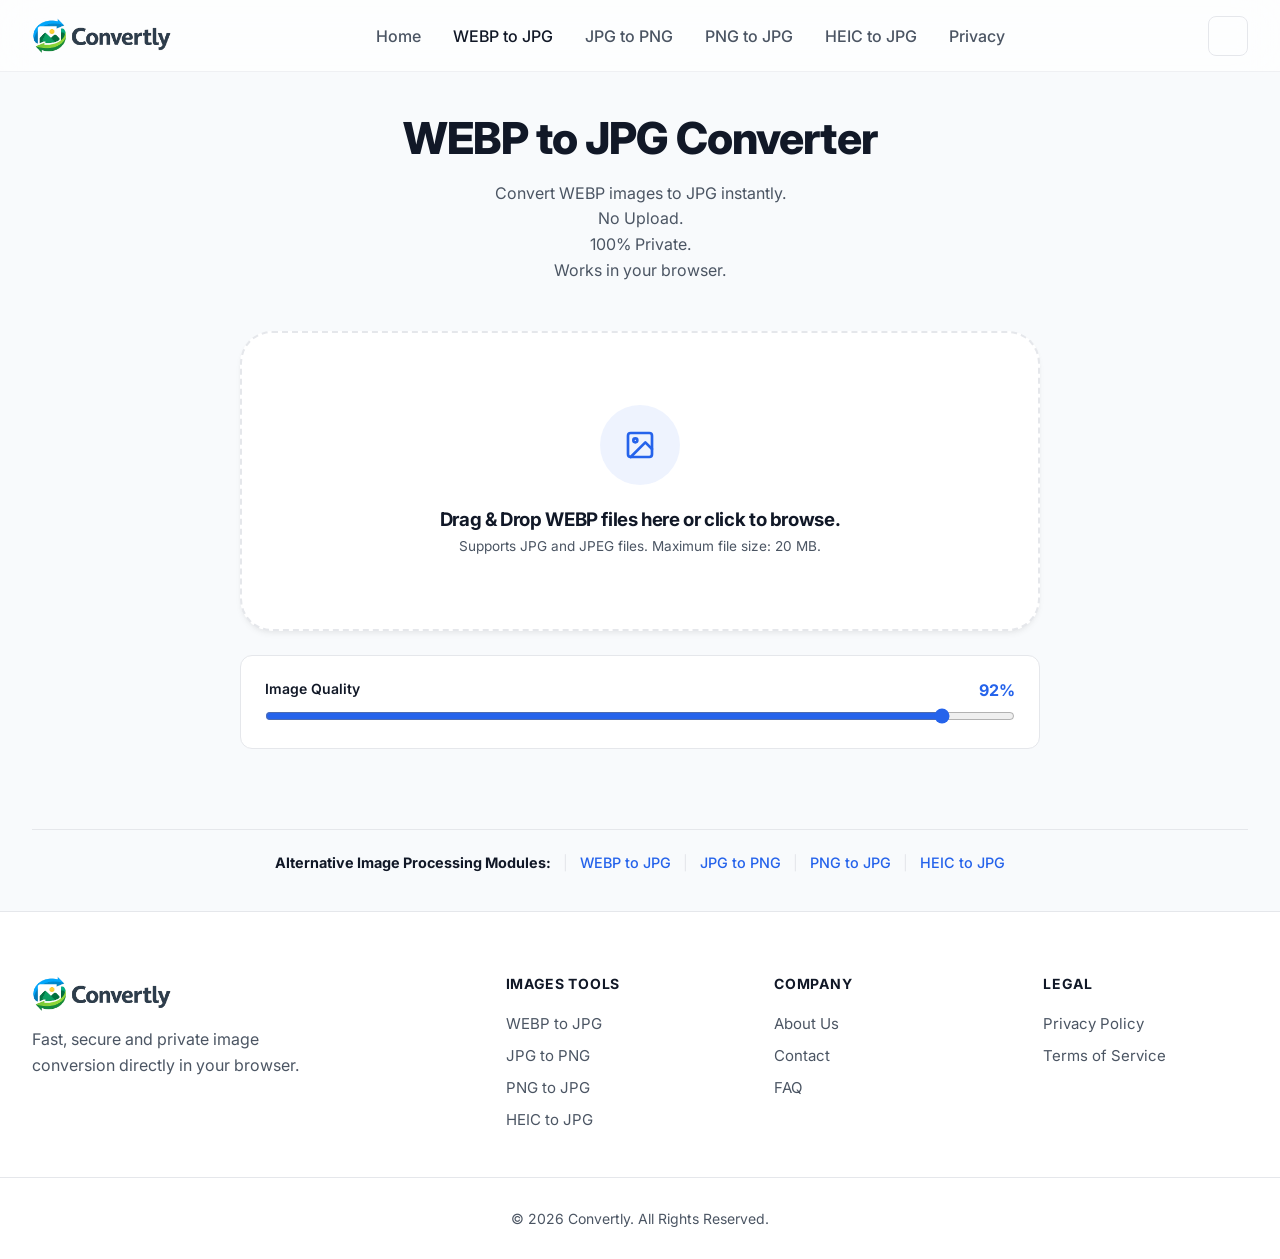
<file: webp-to-jpg.html>
<!DOCTYPE html>
<html lang="en" data-theme="light">

<head>
    <meta charset="UTF-8">
    <meta name="viewport" content="width=device-width, initial-scale=1.0">
    <meta name="yandex-verification" content="15ced5a156569d06" />
    <title>Convert WEBP to JPG Free — Convertly Privacy Suite</title>
    <meta name="description"
        content="Convert your WEBP files into high-quality JPG images directly inside your browser. No server logs, instant downloads, zero usage limitations.">
    <link href="img/favicon.png" rel="icon">
    <link rel="stylesheet" href="css/style.css">
    <link rel="stylesheet" href="css/components.css">
    <link rel="stylesheet" href="css/responsive.css">
    <link rel="canonical" href="https://convertlyfree.vercel.app/webp-to-jpg.html">

    <!-- Google tag (gtag.js) -->
    <script async src="https://www.googletagmanager.com/gtag/js?id=G-650KW0J3BQ"></script>
    <script>
        window.dataLayer = window.dataLayer || [];
        function gtag() { dataLayer.push(arguments); }
        gtag('js', new Date());

        gtag('config', 'G-650KW0J3BQ');
    </script>
    <script type="text/javascript">
        (function (c, l, a, r, i, t, y) {
            c[a] = c[a] || function () { (c[a].q = c[a].q || []).push(arguments) };
            t = l.createElement(r); t.async = 1; t.src = "https://www.clarity.ms/tag/" + i;
            y = l.getElementsByTagName(r)[0]; y.parentNode.insertBefore(t, y);
        })(window, document, "clarity", "script", "xknil28tyg");
    </script>
</head>

<body>

    <header class="navbar">
        <div class="container nav-container">
            <a href="index.html" class="logo" aria-label="Convertly Home">
                <img src="img/logo.png" alt="logo" class="logo">
            </a>
            <nav>
                <ul class="nav-links">
                    <li><a href="index.html">Home</a></li>
                    <li><a href="webp-to-jpg.html" class="active">WEBP to JPG</a></li>
                    <li><a href="jpg-to-png.html">JPG to PNG</a></li>
                    <li><a href="png-to-jpg.html">PNG to JPG</a></li>
                    <li><a href="heic-to-jpg.html">HEIC to JPG</a></li>
                    <li><a href="privacy.html">Privacy</a></li>
                </ul>
            </nav>
            <div class="nav-actions">
                <button id="themeToggle" class="theme-btn"
                    aria-label="Toggle structural interface system design preference">
                    <svg class="moon-icon" xmlns="http://www.w3.org/2000/svg" width="20" height="20" viewBox="0 0 24 24"
                        fill="none" stroke="currentColor" stroke-width="2" stroke-linecap="round"
                        stroke-linejoin="round">
                        <path d="21 12.79A9 9 0 1 1 11.21 3 7 7 0 0 0 21 12.79z"></path>
                    </svg>
                    <svg class="sun-icon" xmlns="http://www.w3.org/2000/svg" width="20" height="20" viewBox="0 0 24 24"
                        fill="none" stroke="currentColor" stroke-width="2" stroke-linecap="round"
                        stroke-linejoin="round">
                        <circle cx="12" cy="12" r="5"></circle>
                        <line x1="12" y1="1" x2="12" y2="3"></line>
                        <line x1="12" y1="21" x2="12" y2="23"></line>
                    </svg>
                </button>
            </div>
        </div>
    </header>

    <main class="container">
        <!-- <div class="adsense-placeholder">Advertisements Placement Zone Container</div> -->

        <section class="section-padding text-center">
            <h1 style="font-size: 2.75rem; font-weight: 800; margin-bottom: 1rem;">WEBP to JPG Converter</h1>
            <p style="max-width: 600px; margin: 0 auto 2.5rem auto;">Convert WEBP images to JPG instantly. <br>

                No Upload. <br>

                100% Private. <br>

                Works in your browser.</p>

            <div class="upload-wrapper">
                <div id="webpDropzone" class="dropzone">
                    <input type="file" id="webpFileInput" class="file-input-hidden" multiple accept="image/webp">
                    <div class="dropzone-icon-container">
                        <svg xmlns="http://www.w3.org/2000/svg" width="32" height="32" viewBox="0 0 24 24" fill="none"
                            stroke="currentColor" stroke-width="2" stroke-linecap="round" stroke-linejoin="round">
                            <rect x="3" y="3" width="18" height="18" rx="2" ry="2"></rect>
                            <circle cx="8.5" cy="8.5" r="1.5"></circle>
                            <polyline points="21 15 16 10 5 21"></polyline>
                        </svg>
                    </div>
                    <h3>Drag & Drop WEBP files here

                        or click to browse.</h3>
                    <p style="font-size: 0.85rem; margin-top: 0.25rem;">Supports JPG and JPEG files.
                        Maximum file size: 20 MB.</p>
                </div>

                <div class="conversion-config-panel">
                    <div class="config-group">
                        <div style="display: flex; justify-content: space-between;">
                            <label for="config-quality">Image Quality</label>
                            <span id="quality-display" style="font-weight: 700; color: var(--primary);">92%</span>
                        </div>
                        <input type="range" id="config-quality" min="0.1" max="1.0" step="0.01" value="0.92">
                    </div>
                </div>

                <div id="conversionQueue" class="queue-container"></div>
            </div>

            <div class="contextual-internal-links"
                style="margin-top: 2.5rem; font-size: 0.9rem; border-top: 1px solid var(--border); padding-top: 1.5rem;">
                <strong style="color: var(--text);">Alternative Image Processing Modules:</strong>
                <span style="margin: 0 0.5rem; color: var(--border);">|</span>
                <a href="webp-to-jpg.html" style="color: var(--primary); font-weight: 500;">WEBP to JPG</a>
                <span style="margin: 0 0.5rem; color: var(--border);">|</span>
                <a href="jpg-to-png.html" style="color: var(--primary); font-weight: 500;">JPG to PNG</a>
                <span style="margin: 0 0.5rem; color: var(--border);">|</span>
                <a href="png-to-jpg.html" style="color: var(--primary); font-weight: 500;">PNG to JPG</a>
                <span style="margin: 0 0.5rem; color: var(--border);">|</span>
                <a href="heic-to-jpg.html" style="color: var(--primary); font-weight: 500;">HEIC to JPG</a>
            </div>
        </section>
    </main>

    <footer class="footer">
        <div class="container footer-grid">
            <div class="footer-brand">
                <a href="index.html" class="logo"><img src="img/logo.png" alt="logo" class="logo"></a>
                <p>Fast, secure and private image conversion directly in your browser.</p>
            </div>
            <div>
                <h4 class="footer-heading">Images Tools</h4>
                <ul class="footer-links">
                    <li><a href="webp-to-jpg.html">WEBP to JPG</a></li>
                    <li><a href="jpg-to-png.html">JPG to PNG</a></li>
                    <li><a href="png-to-jpg.html">PNG to JPG</a></li>
                    <li><a href="heic-to-jpg.html">HEIC to JPG</a></li>
                </ul>
            </div>
            <div>
                <h4 class="footer-heading">Company</h4>
                <ul class="footer-links">
                    <li><a href="about.html">About Us</a></li>
                    <li><a href="contact.html">Contact</a></li>
                    <li><a href="faq.html">FAQ</a></li>
                </ul>
            </div>
            <div>
                <h4 class="footer-heading">Legal</h4>
                <ul class="footer-links">
                    <li><a href="privacy.html">Privacy Policy</a></li>
                    <li><a href="terms.html"> Terms of Service</a></li>
                </ul>
            </div>
        </div>
        <div class="container footer-bottom text-center">
            <div> © 2026 Convertly. All Rights Reserved.
            </div>

        </div>
    </footer>

    <script src="js/main.js"></script>
    <script src="js/ui.js"></script>
    <script src="js/upload.js"></script>
    <script src="js/converter.js"></script>
    <script>
        document.addEventListener('DOMContentLoaded', () => {
            // Instantiate target direct upload listener scope configuration profiles mappings natively
            new FileUploader('webpDropzone', 'webpFileInput', { allowedTypes: ['image/webp'] });

            // Wire dynamic sliding quality adjustment text value component update listeners standard loop mappings
            const rangeInput = document.getElementById('config-quality');
            const displayEl = document.getElementById('quality-display');
            if (rangeInput && displayEl) {
                rangeInput.addEventListener('input', (e) => {
                    displayEl.innerText = Math.round(e.target.value * 100) + '%';
                });
            }
        });
    </script>
</body>

</html>
</file>
<file: css/style.css>
/* ==========================================================================
   CONVERTLY CORE DESIGN SYSTEM (Apple-Inspired / Minimal / Premium)
   ========================================================================== */

@import url('https://fonts.googleapis.com/css2?family=Inter:wght@400;500;600;700;800&display=swap');

:root {
    /* Color Palette - Light Mode */
    --primary: #2563EB;
    --primary-hover: #1D4ED8;
    --secondary: #0EA5E9;
    --success: #22C55E;
    --success-hover: #16A34A;
    --background: #F8FAFC;
    --text: #111827;
    --text-muted: #4B5563;
    --cards: #FFFFFF;
    --border: #E5E7EB;
    --focus-ring: rgba(37, 99, 235, 0.4);
    --glass-bg: rgba(255, 255, 255, 0.7);
    --glass-border: rgba(229, 231, 235, 0.6);

    /* Elevation Shadows */
    --shadow-sm: 0 1px 2px 0 rgba(0, 0, 0, 0.05);
    --shadow-md: 0 4px 6px -1px rgba(0, 0, 0, 0.05), 0 2px 4px -1px rgba(0, 0, 0, 0.03);
    --shadow-lg: 0 10px 15px -3px rgba(0, 0, 0, 0.05), 0 4px 6px -4px rgba(0, 0, 0, 0.05);
    --shadow-xl: 0 20px 25px -5px rgba(0, 0, 0, 0.05), 0 10px 10px -5px rgba(0, 0, 0, 0.04);

    /* Layout Tokens */
    --radius-sm: 8px;
    --radius-md: 12px;
    --radius-lg: 20px;
    --radius-xl: 32px;
    --transition-smooth: all 0.3s cubic-bezier(0.4, 0, 0.2, 1);
    --transition-fast: all 0.15s cubic-bezier(0.4, 0, 0.2, 1);
    --max-width: 1280px;
}

[data-theme="dark"] {
    /* Color Palette - Dark Mode */
    --primary: #3B82F6;
    --primary-hover: #60A5FA;
    --secondary: #38BDF8;
    --success: #4ADE80;
    --success-hover: #22C55E;
    --background: #0B0F19;
    --text: #F9FAFB;
    --text-muted: #9CA3AF;
    --cards: #1E293B;
    --border: #334155;
    --focus-ring: rgba(59, 130, 246, 0.5);
    --glass-bg: rgba(30, 41, 59, 0.7);
    --glass-border: rgba(51, 65, 85, 0.6);
    --shadow-sm: 0 1px 2px 0 rgba(0, 0, 0, 0.3);
    --shadow-md: 0 4px 6px -1px rgba(0, 0, 0, 0.3), 0 2px 4px -1px rgba(0, 0, 0, 0.2);
    --shadow-lg: 0 10px 15px -3px rgba(0, 0, 0, 0.4), 0 4px 6px -4px rgba(0, 0, 0, 0.2);
    --shadow-xl: 0 20px 25px -5px rgba(0, 0, 0, 0.5), 0 10px 10px -5px rgba(0, 0, 0, 0.3);
}

/* ==========================================================================
   RESET & FOUNDATIONS
   ========================================================================== */

*,
*::before,
*::after {
    box-sizing: border-box;
    margin: 0;
    padding: 0;
}

html {
    font-family: 'Inter', -apple-system, BlinkMacSystemFont, "Segoe UI", Roboto, sans-serif;
    font-size: 16px;
    scroll-behavior: smooth;
    -webkit-font-smoothing: antialiased;
    -moz-osx-font-smoothing: grayscale;
    background-color: var(--background);
    color: var(--text);
    transition: background-color 0.3s ease, color 0.3s ease;
}

body {
    min-height: 100vh;
    display: flex;
    flex-direction: column;
    overflow-x: hidden;
}

/* Typography Helpers */
h1,
h2,
h3,
h4,
h5,
h6 {
    font-weight: 700;
    line-height: 1.2;
    letter-spacing: -0.02em;
}

p {
    line-height: 1.6;
    color: var(--text-muted);
}

a {
    color: var(--primary);
    text-decoration: none;
    transition: var(--transition-fast);
}

a:hover {
    color: var(--primary-hover);
}

/* ==========================================================================
   GLOBAL LAYOUT UTILITIES
   ========================================================================== */

.container {
    width: 100%;
    max-width: var(--max-width);
    margin: 0 auto;
    padding: 0 2rem;
}

.section-padding {
    padding: 2.5rem 0;
}

.text-center {
    text-align: center;
}

/* Interactive/Focus States */
button,
input,
select,
textarea {
    font-family: inherit;
}

*:focus-visible {
    outline: 4px solid var(--focus-ring);
    outline-offset: 2px;
}

.logo {
    height:35px;
}

/* Navigation Bar */
.navbar {
    position: sticky;
    top: 0;
    z-index: 1000;
    background: var(--glass-bg);
    backdrop-filter: blur(20px);
    -webkit-backdrop-filter: blur(20px);
    border-bottom: 1px solid var(--glass-border);
    height: 72px;
    display: flex;
    align-items: center;
    transition: var(--transition-smooth);
}

.nav-container {
    display: flex;
    justify-content: space-between;
    align-items: center;
    width: 100%;
}

.logo {
    font-weight: 800;
    font-size: 1.5rem;
    display: flex;
    align-items: center;
    gap: 0.5rem;
    color: var(--text);
}

.logo span {
    background: linear-gradient(135deg, var(--primary), var(--secondary));
    -webkit-background-clip: text;
    -webkit-text-fill-color: transparent;
}

.nav-actions {
    display: flex;
    align-items: center;
    gap: 1.5rem;
}

.nav-links {
    display: flex;
    gap: 2rem;
    list-style: none;
}

.nav-links a {
    color: var(--text-muted);
    font-weight: 500;
}

.nav-links a:hover,
.nav-links a.active {
    color: var(--text);
}

/* Theme Toggle Button */
.theme-btn {
    background: none;
    border: 1px solid var(--border);
    width: 40px;
    height: 40px;
    border-radius: var(--radius-sm);
    cursor: pointer;
    display: flex;
    align-items: center;
    justify-content: center;
    color: var(--text);
    transition: var(--transition-fast);
}

.theme-btn:hover {
    background: var(--background);
    transform: scale(1.05);
}

.theme-btn .sun-icon {
    display: none;
}

[data-theme="dark"] .theme-btn .moon-icon {
    display: none;
}

[data-theme="dark"] .theme-btn .sun-icon {
    display: block;
}

/* Footers */
.footer {
    margin-top: auto;
    background: var(--cards);
    border-top: 1px solid var(--border);
    padding: 4rem 0 2rem 0;
}

.footer-grid {
    display: grid;
    grid-template-columns: 2fr repeat(3, 1fr);
    gap: 4rem;
    margin-bottom: 3rem;
}

.footer-brand p {
    margin-top: 1rem;
    max-width: 300px;
}

.footer-heading {
    font-size: 0.875rem;
    text-transform: uppercase;
    letter-spacing: 0.05em;
    margin-bottom: 1.25rem;
    color: var(--text);
}

.footer-links {
    list-style: none;
    display: flex;
    flex-direction: column;
    gap: 0.75rem;
}

.footer-links a {
    color: var(--text-muted);
    font-size: 0.9375rem;
}

.footer-links a:hover {
    color: var(--primary);
}

.footer-bottom {
    border-top: 1px solid var(--border);
    padding-top: 2rem;
    justify-content: space-between;
    align-items: center;
    font-size: 0.875rem;
    color: var(--text-muted);
}
</file>
<file: css/components.css>
/* ==========================================================================
   CONVERTLY COMPONENT LAYER (Modular & Performance Architecture)
   ========================================================================== */

/* Buttons */
.btn {
    display: inline-flex;
    align-items: center;
    justify-content: center;
    gap: 0.5rem;
    font-weight: 600;
    font-size: 0.9375rem;
    padding: 0.75rem 1.5rem;
    border-radius: var(--radius-md);
    border: 1px solid transparent;
    cursor: pointer;
    transition: var(--transition-fast);
}

.btn-primary {
    background: var(--primary);
    color: #FFFFFF;
}

.btn-primary:hover {
    background: var(--primary-hover);
    color: #FFFFFF;
}

.btn-secondary {
    background: var(--cards);
    border-color: var(--border);
    color: var(--text);
}

.btn-secondary:hover {
    background: var(--background);
}

/* Upload Interface Core Container */
.upload-wrapper {
    max-width: 800px;
    margin: 3rem auto;
}

.dropzone {
    background: var(--cards);
    border: 2px dashed var(--border);
    border-radius: var(--radius-xl);
    padding: 4.5rem 2rem;
    text-align: center;
    cursor: pointer;
    transition: var(--transition-smooth);
    position: relative;
    box-shadow: var(--shadow-md);
}

.dropzone:hover,
.dropzone.drag-over {
    border-color: var(--primary);
    background: rgba(37, 99, 235, 0.02);
    transform: translateY(-2px);
    box-shadow: var(--shadow-lg);
}

.dropzone-icon-container {
    width: 80px;
    height: 80px;
    background: rgba(37, 99, 235, 0.08);
    border-radius: 50%;
    display: flex;
    align-items: center;
    justify-content: center;
    margin: 0 auto 1.5rem auto;
    color: var(--primary);
    transition: var(--transition-smooth);
}

.dropzone:hover .dropzone-icon-container {
    transform: scale(1.1);
}

.file-input-hidden {
    position: absolute;
    top: 0;
    left: 0;
    width: 100%;
    height: 100%;
    opacity: 0;
    cursor: pointer;
}

.format-tags {
    display: flex;
    justify-content: center;
    gap: 0.75rem;
    margin-top: 2rem;
}

.tag {
    background: var(--background);
    border: 1px solid var(--border);
    padding: 0.35rem 0.85rem;
    font-size: 0.75rem;
    font-weight: 700;
    border-radius: var(--radius-sm);
    color: var(--text-muted);
}

/* Dynamic Batch Queue List */
.queue-container {
    margin-top: 2rem;
    display: flex;
    flex-direction: column;
    gap: 1rem;
}

.queue-item {
    background: var(--cards);
    border: 1px solid var(--border);
    border-radius: var(--radius-md);
    padding: 1.25rem;
    display: flex;
    align-items: center;
    justify-content: space-between;
    box-shadow: var(--shadow-sm);
    animation: slideUp 0.30s ease;
}

.queue-file-info {
    display: flex;
    align-items: center;
    gap: 1rem;
    flex: 1;
}

.queue-meta {
    max-width: 60%;
}

.file-name {
    font-weight: 600;
    font-size: 0.9375rem;
    white-space: nowrap;
    overflow: hidden;
    text-overflow: ellipsis;
}

.file-size {
    font-size: 0.8125rem;
    color: var(--text-muted);
    margin-top: 0.15rem;
}

.queue-controls {
    display: flex;
    align-items: center;
    gap: 1.5rem;
}

.progress-bar-wrapper {
    width: 120px;
    height: 6px;
    background: var(--border);
    border-radius: 3px;
    overflow: hidden;
}

.progress-bar-fill {
    height: 100%;
    width: 0%;
    background: var(--primary);
    transition: width 0.1s linear;
}

/* Grid Tool Cards */
.tools-grid {
    display: grid;
    grid-template-columns: repeat(auto-fill, minmax(240px, 1fr));
    gap: 1.5rem;
    margin-top: 3rem;
}

.tool-card {
    background: var(--cards);
    border: 1px solid var(--border);
    border-radius: var(--radius-md);
    padding: 1.5rem;
    box-shadow: var(--shadow-sm);
    transition: var(--transition-smooth);
    display: flex;
    flex-direction: column;
    gap: 1rem;
}

.tool-card:hover {
    transform: translateY(-4px);
    box-shadow: var(--shadow-xl);
    border-color: var(--primary);
}

.tool-icon-wrapper {
    width: 48px;
    height: 48px;
    background: rgba(14, 165, 233, 0.08);
    color: var(--secondary);
    border-radius: var(--radius-sm);
    display: flex;
    align-items: center;
    justify-content: center;
}

.tool-card h3 {
    font-size: 1.125rem;
    color: var(--text);
}

/* FAQ Component Accordion */
.faq-wrapper {
    max-width: 800px;
    margin: 3rem auto 0 auto;
}

.faq-item {
    background: var(--cards);
    border: 1px solid var(--border);
    border-radius: var(--radius-md);
    margin-bottom: 1rem;
    overflow: hidden;
    box-shadow: var(--shadow-sm);
}

.faq-trigger {
    width: 100%;
    padding: 1.25rem 1.5rem;
    background: none;
    border: none;
    text-align: left;
    font-weight: 600;
    font-size: 1.05rem;
    color: var(--text);
    cursor: pointer;
    display: flex;
    justify-content: space-between;
    align-items: center;
}

.faq-icon {
    transition: transform 0.2s ease;
}

.faq-item.active .faq-icon {
    transform: rotate(180deg);
}

.faq-content {
    max-height: 0;
    overflow: hidden;
    transition: max-height 0.25s cubic-bezier(0, 0, 0.2, 1);
}

.faq-content p {
    padding: 0 1.5rem 1.5rem 1.5rem;
    font-size: 0.9375rem;
}

/* Native Layout Ad Placeholders */
.adsense-placeholder {
    background: var(--border);
    opacity: 0.6;
    border-radius: var(--radius-md);
    margin: 2.5rem auto;
    display: flex;
    align-items: center;
    justify-content: center;
    font-size: 0.75rem;
    font-weight: 600;
    color: var(--text-muted);
    text-transform: uppercase;
    letter-spacing: 0.1em;
    min-height: 90px;
    max-width: 728px;
    border: 1px dashed var(--text-muted);
}

/* Global Animations Definitions */
@keyframes slideUp {
    from {
        opacity: 0;
        transform: translateY(12px);
    }

    to {
        opacity: 1;
        transform: translateY(0);
    }
}

/* Configuration Subpanels for Image Operations */
.conversion-config-panel {
    background: var(--cards);
    border: 1px solid var(--border);
    border-radius: var(--radius-md);
    padding: 1.5rem;
    margin-top: 1.5rem;
    display: flex;
    flex-direction: column;
    gap: 1.25rem;
}

.config-group {
    display: flex;
    flex-direction: column;
    gap: 0.5rem;
}

.config-group label {
    font-size: 0.875rem;
    font-weight: 600;
}

.config-group input[type="range"] {
    width: 100%;
    accent-color: var(--primary);
}

.config-group select,
.config-group input[type="number"] {
    padding: 0.625rem;
    border-radius: var(--radius-sm);
    border: 1px solid var(--border);
    background: var(--background);
    color: var(--text);
}
</file>
<file: css/responsive.css>
/* ==========================================================================
   CONVERTLY RESPONSIVE FLUID ENGINE
   ========================================================================== */

@media (max-width: 1024px) {
    :root {
        --max-width: 960px;
    }

    .footer-grid {
        grid-template-columns: 1.5fr repeat(3, 1fr);
        gap: 2rem;
    }
}

@media (max-width: 768px) {
    .nav-links {
        display: none;
        /* Can map to a native clean bottom bar or pure collapse in complex expansions */
    }

    .section-padding {
        padding: 3.5rem 0;
    }

    .footer-grid {
        grid-template-columns: 1fr;
        gap: 2.5rem;
    }

    h1 {
        font-size: 2.5rem !important;
    }

    .dropzone {
        padding: 3rem 1rem;
    }

    .queue-item {
        flex-direction: column;
        align-items: flex-start;
        gap: 1rem;
    }

    .queue-controls {
        width: 100%;
        justify-content: space-between;
    }

    .progress-bar-wrapper {
        width: 100%;
        flex: 1;
    }
}

@media (max-width: 480px) {
    h1 {
        font-size: 2rem !important;
    }

    .container {
        padding: 0 1rem;
    }

    .nav-actions {
        gap: 0.75rem;
    }

    .format-tags {
        flex-wrap: wrap;
    }
}
</file>
